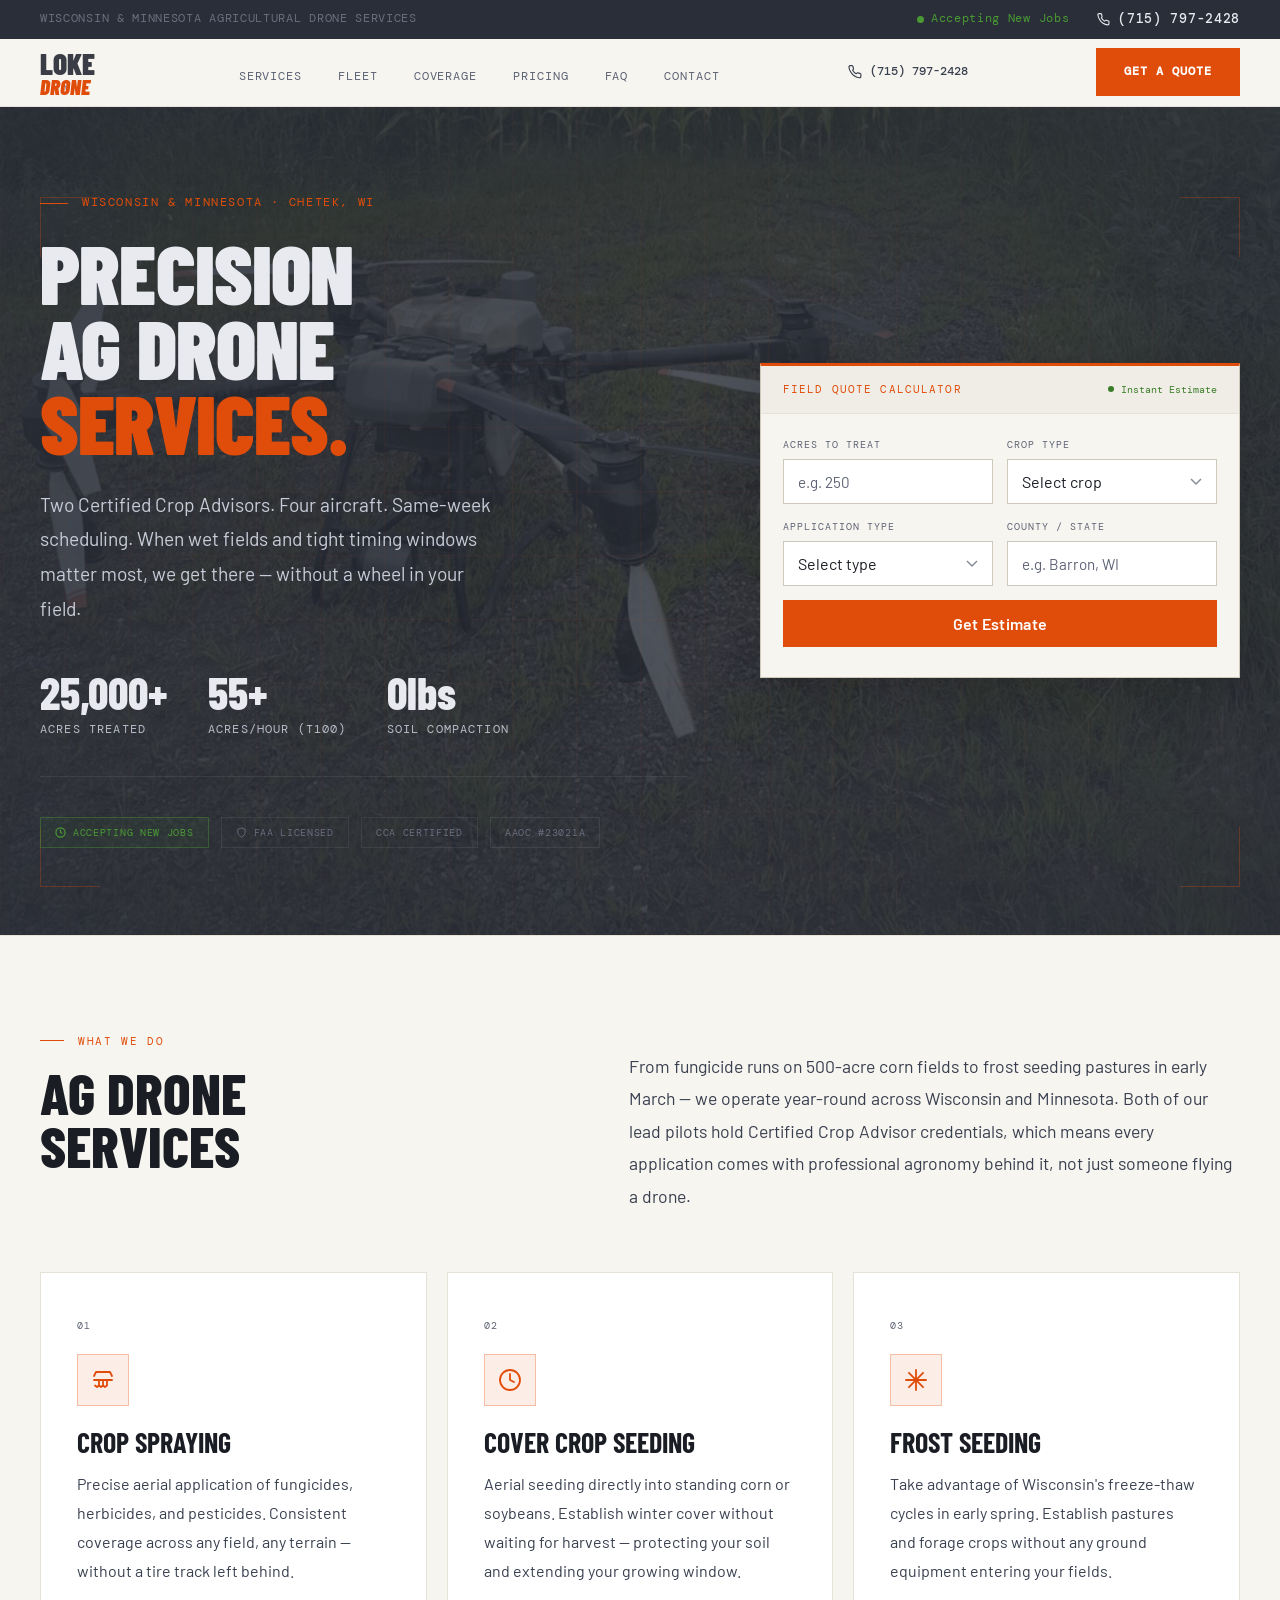
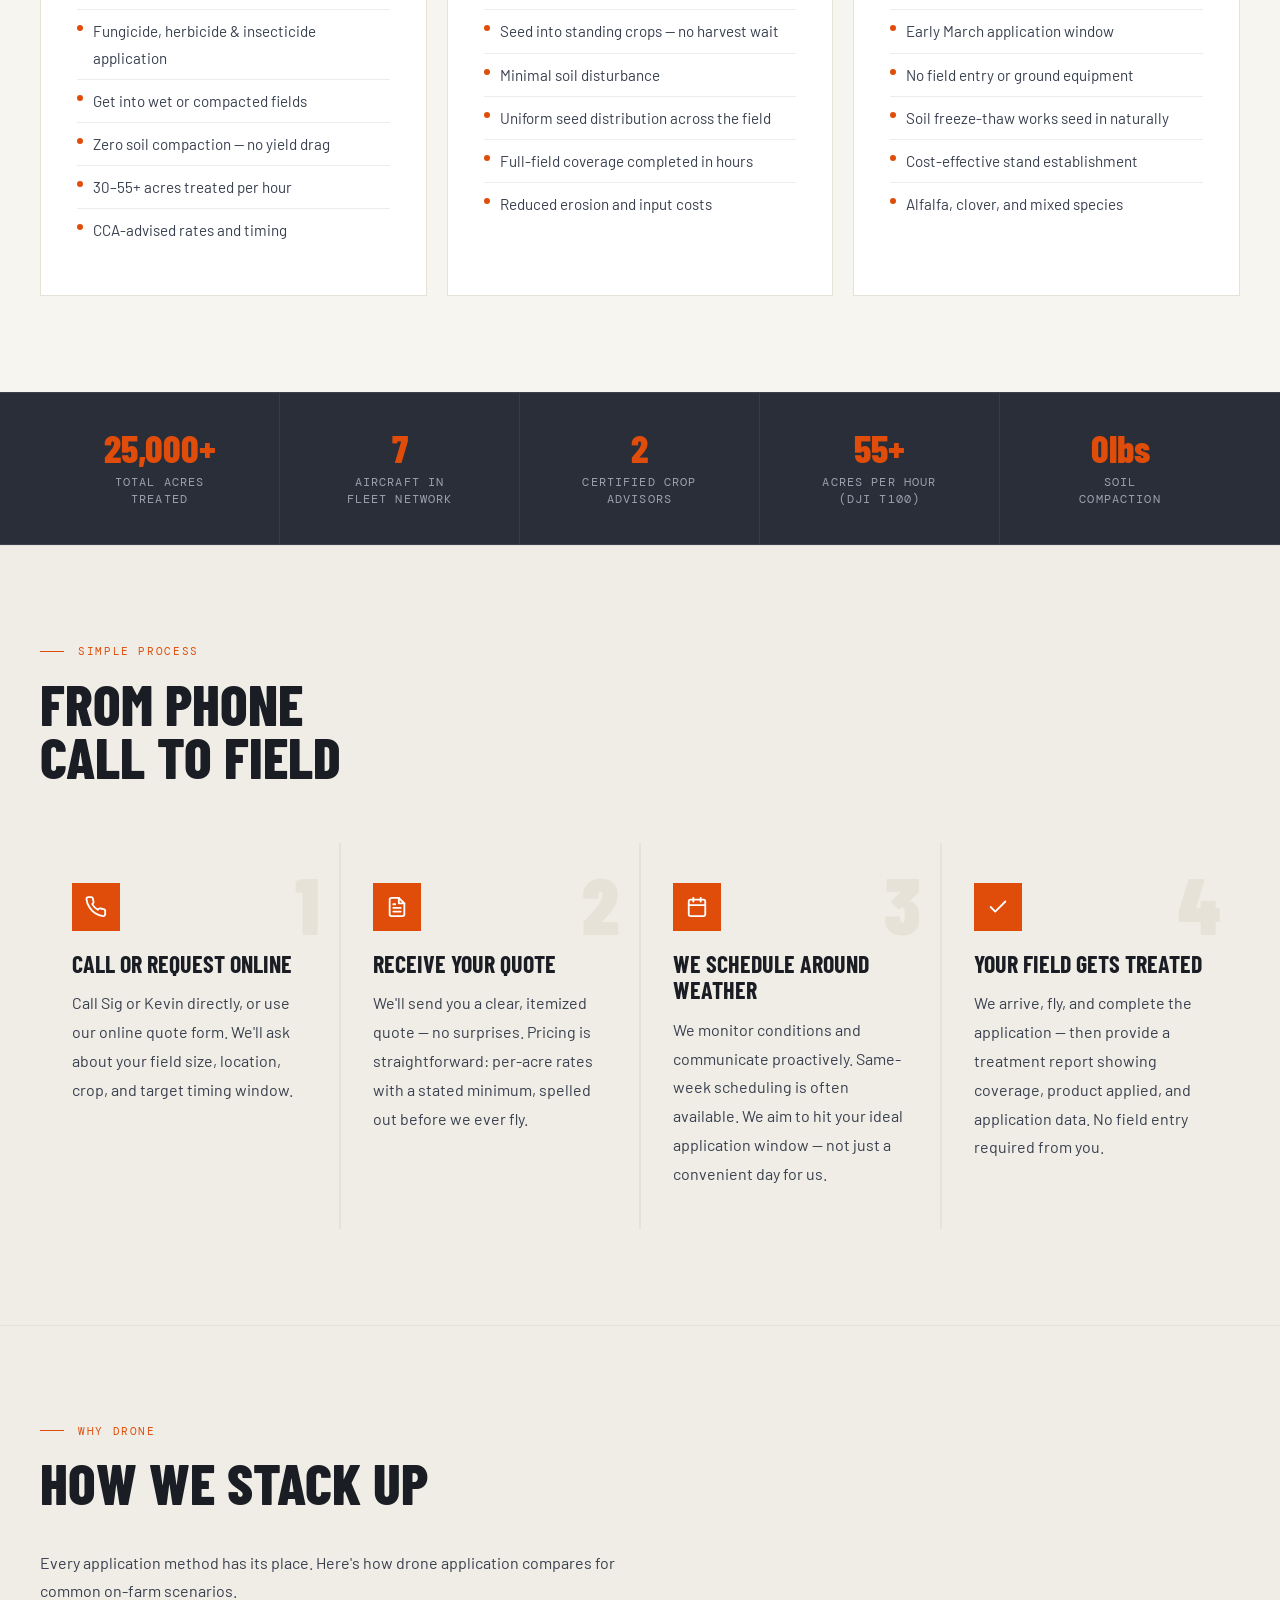
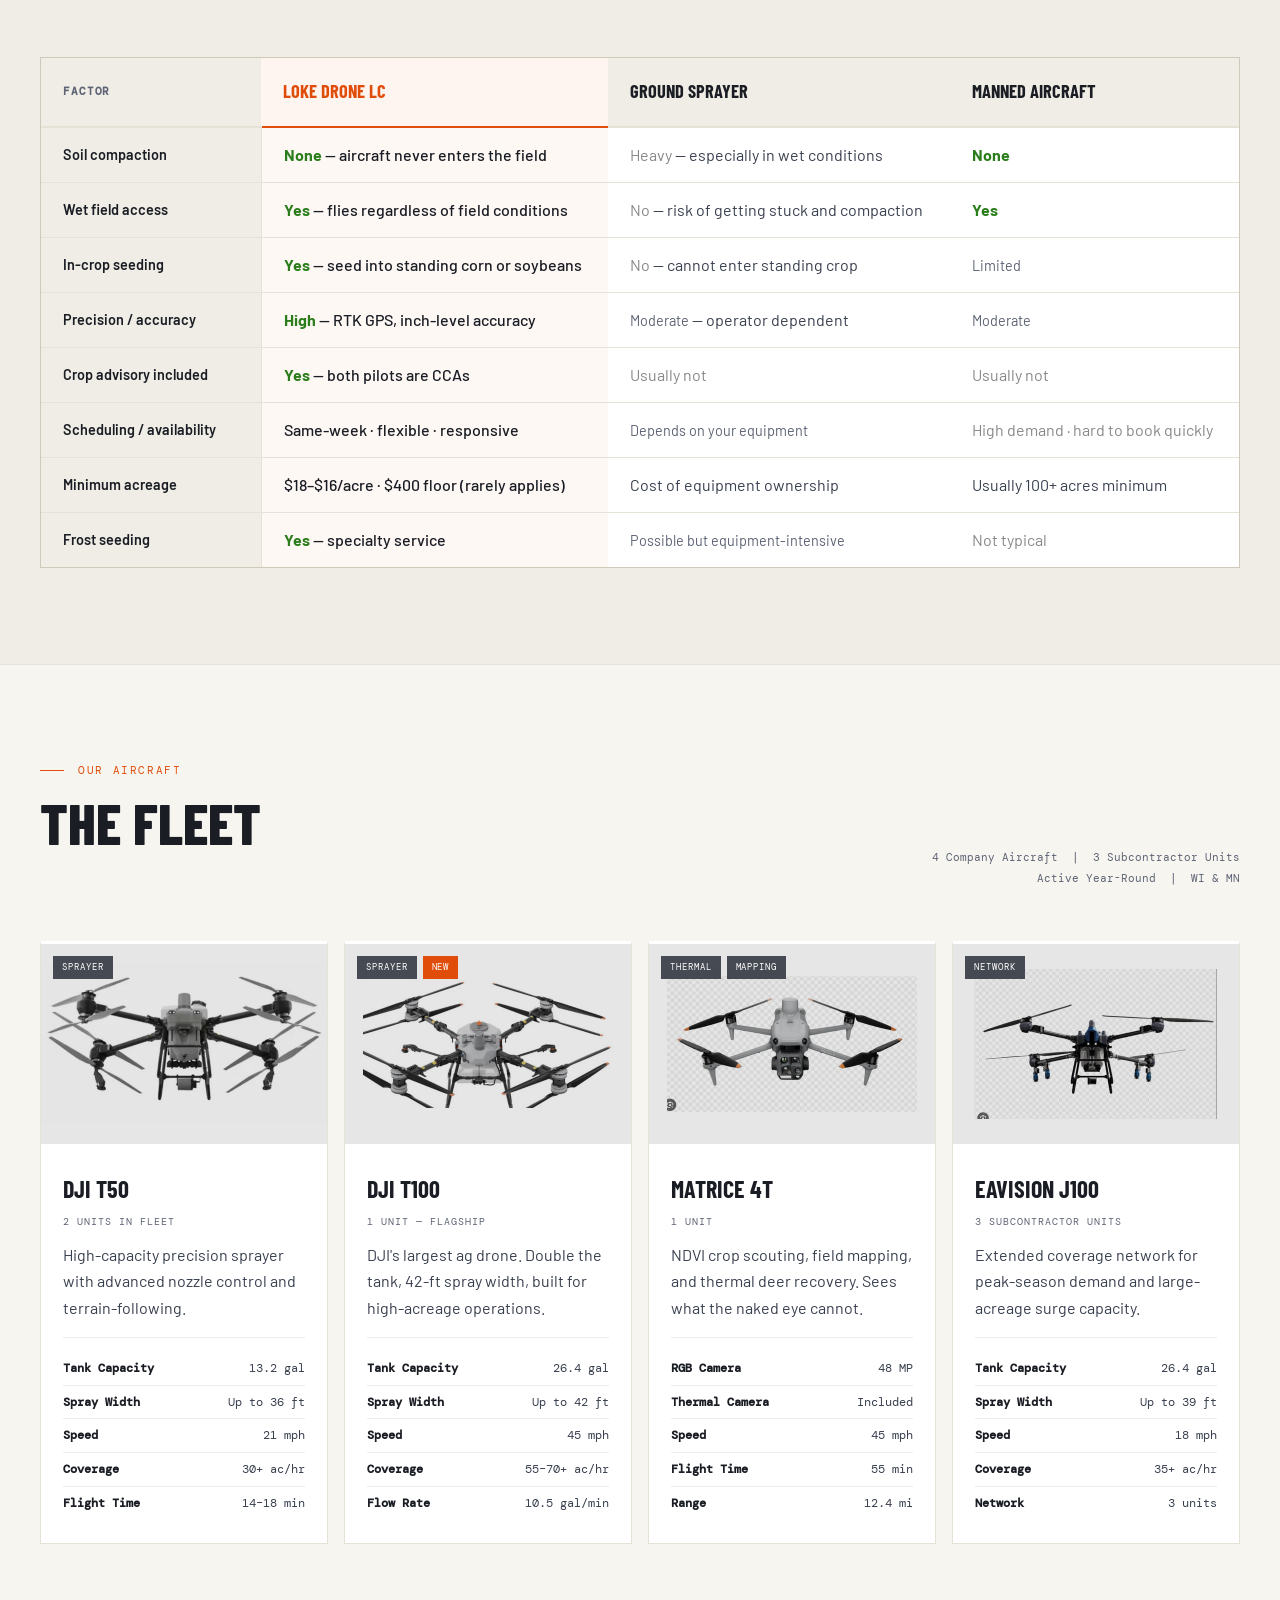
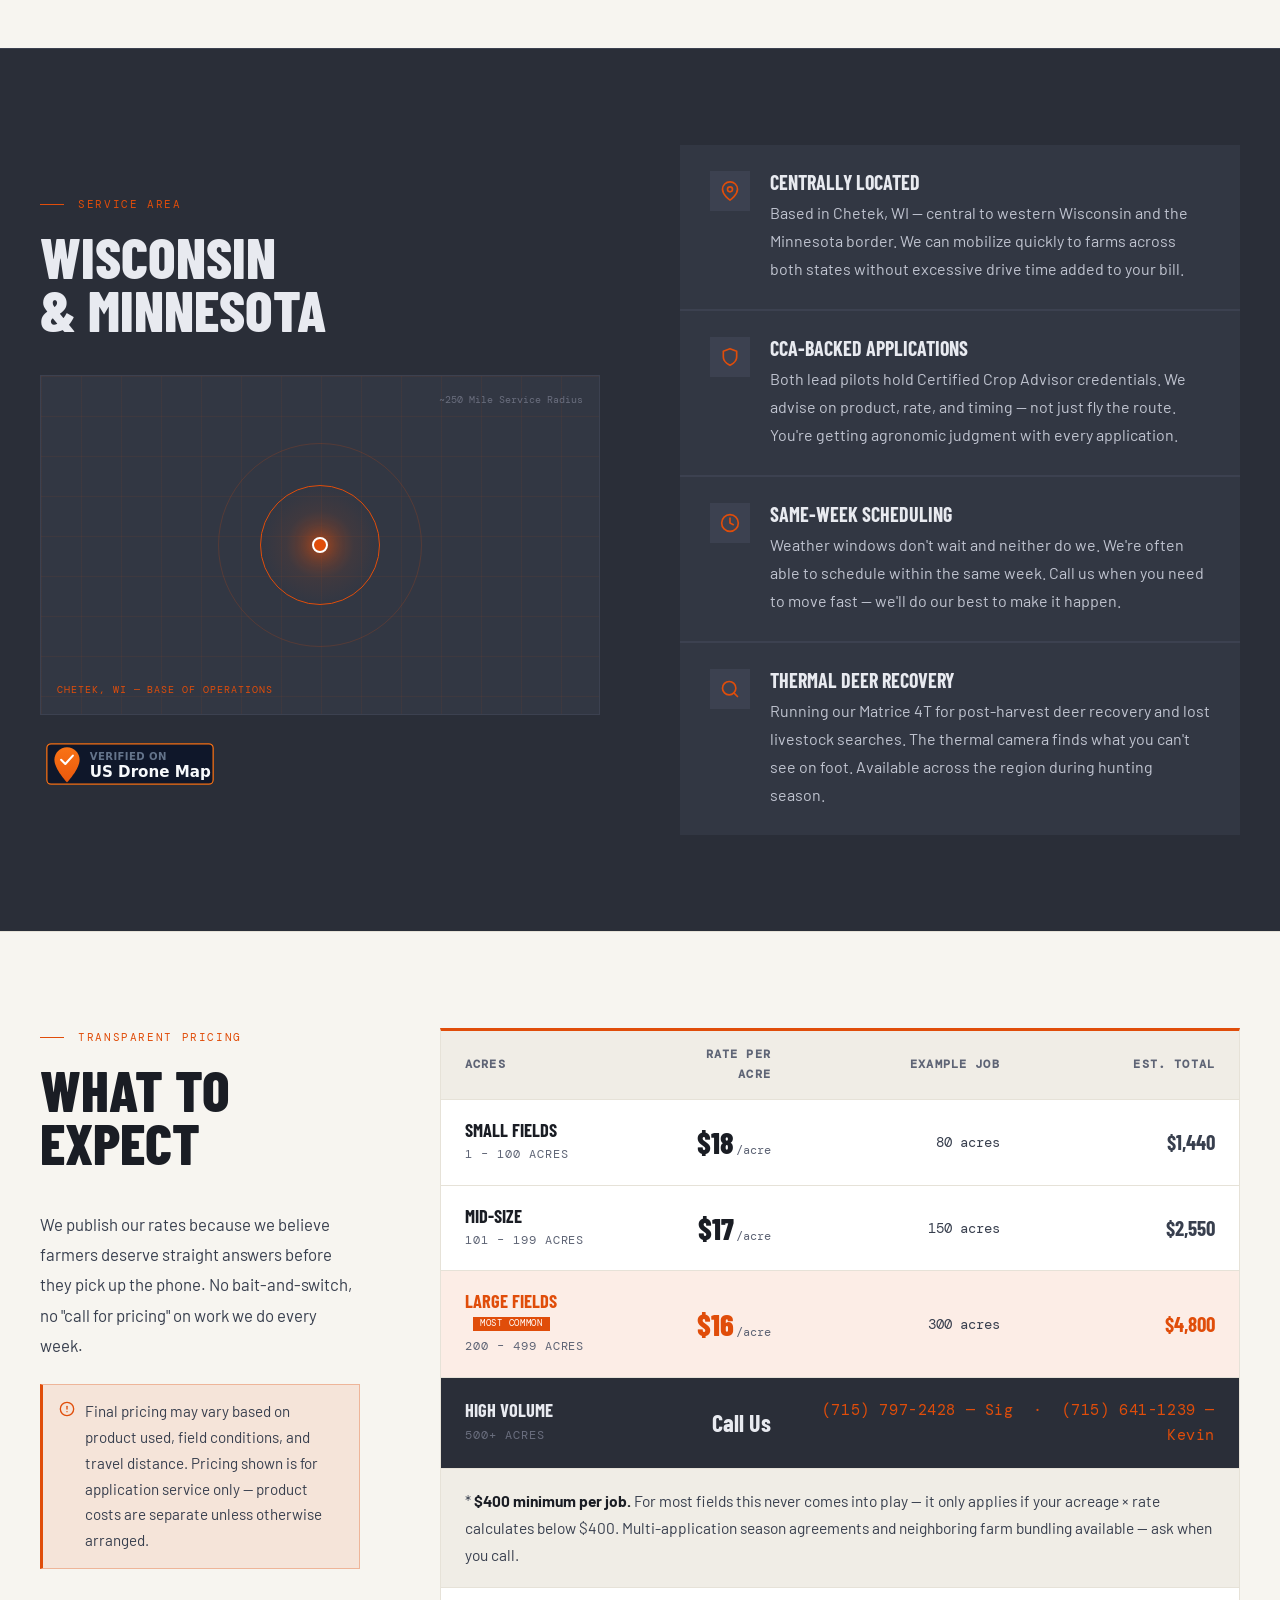
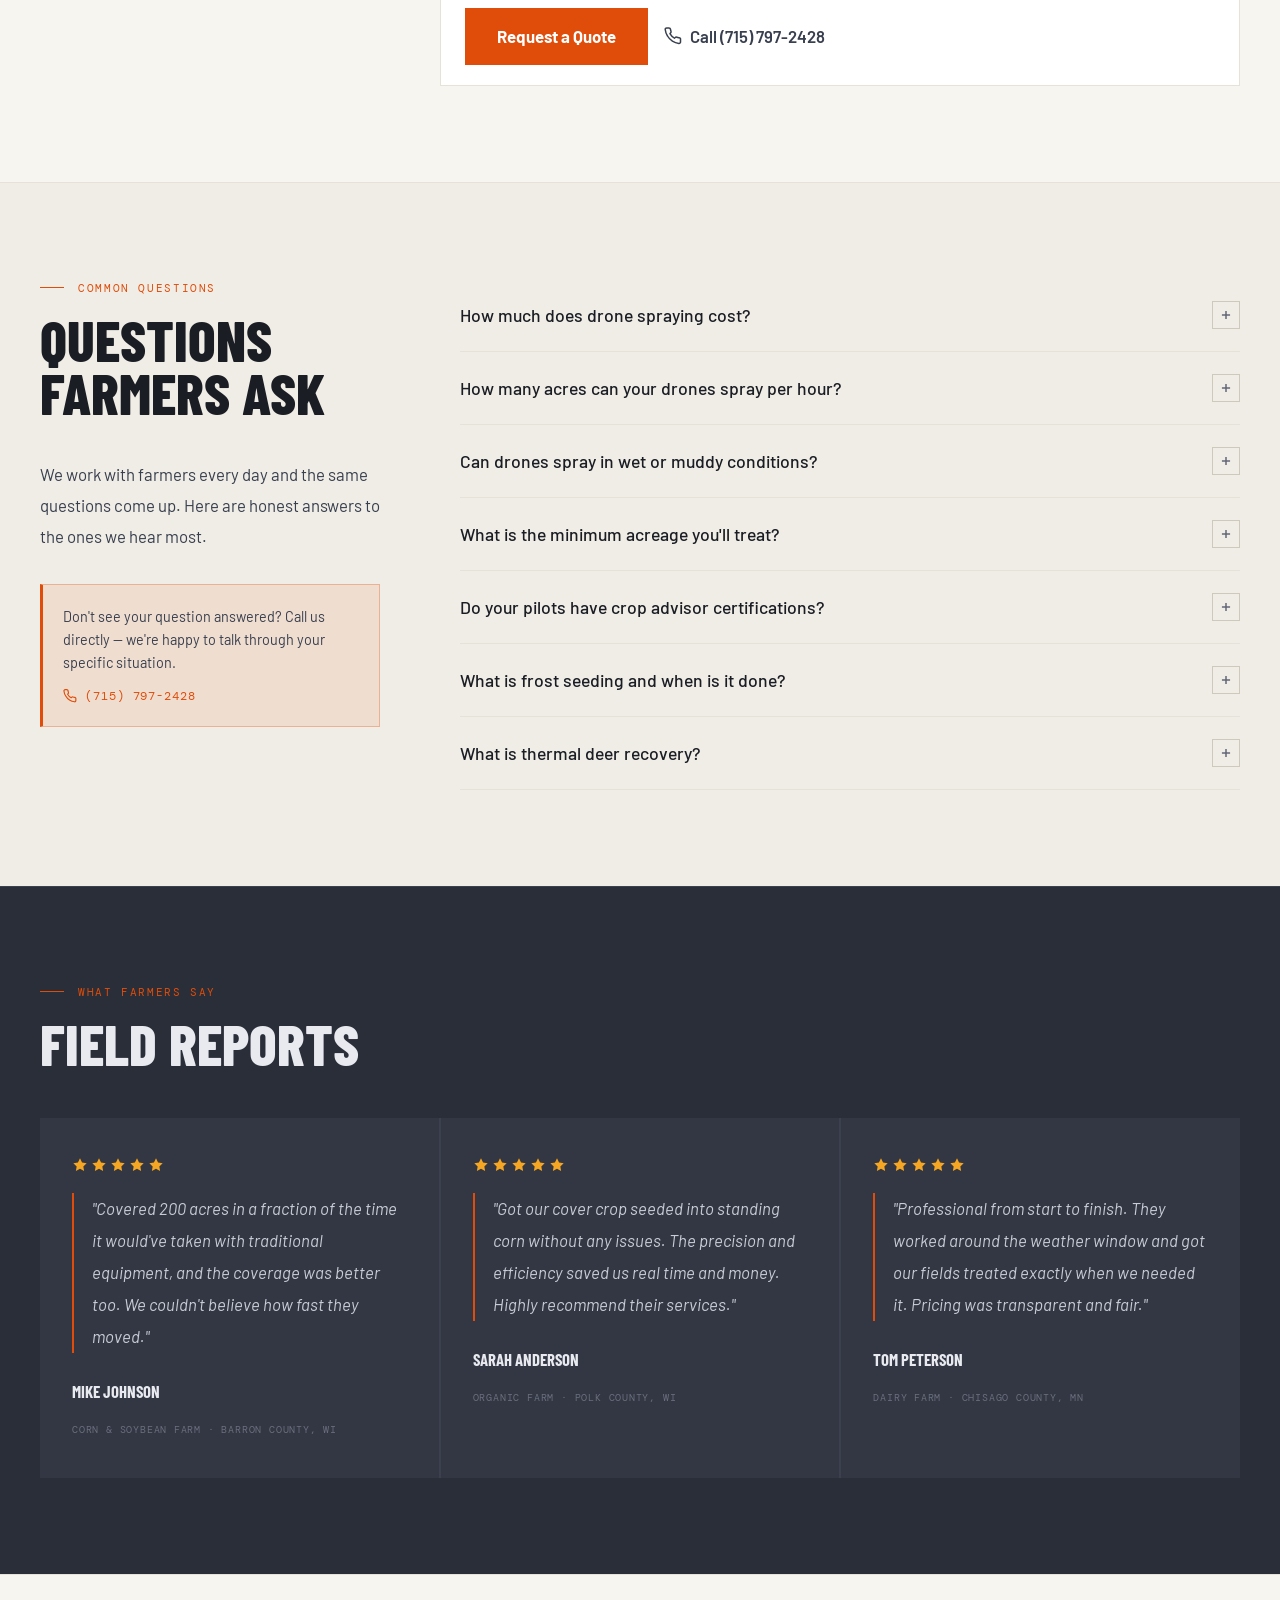
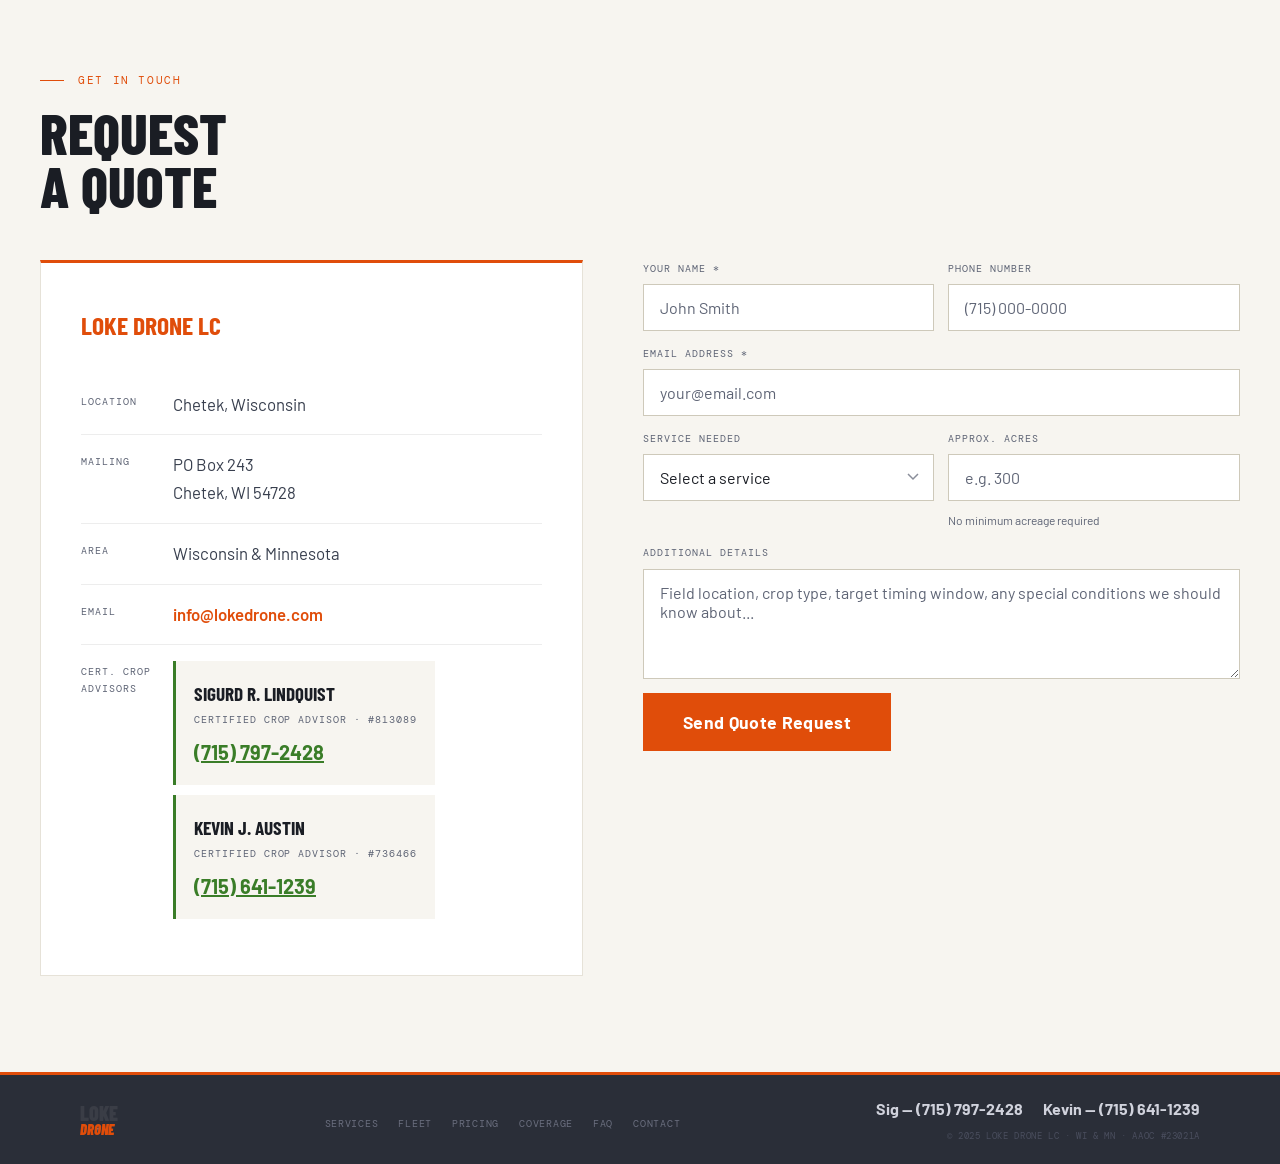
<file: index.html>
<!DOCTYPE html>
<html lang="en">
<head>
    <meta charset="UTF-8">
    <meta name="viewport" content="width=device-width, initial-scale=1.0">
    <title>Loke Drone LC | Agricultural Drone Spraying Wisconsin & Minnesota | Chetek, WI</title>
    <meta name="description" content="FAA-licensed drone spraying in Wisconsin & Minnesota. $16–$18/acre, transparent pricing, CCA-certified pilots. Crop spraying, cover crop seeding, frost seeding & thermal deer recovery. Based in Chetek, WI. Call (715) 797-2428.">
    <meta name="keywords" content="agricultural drone spraying Wisconsin, ag drone services Minnesota, drone fungicide application, cover crop seeding drone, frost seeding Wisconsin, thermal deer recovery drone, Chetek WI drone pilot, Barron County drone spraying, drone crop application Wisconsin Minnesota">
    <link rel="canonical" href="https://lokedrone.com/">

    <!-- Favicon / App Icons -->
    <link rel="icon" type="image/svg+xml" href="/favicon.svg">
    <link rel="icon" type="image/png" href="/favicon-32.png" sizes="32x32">
    <link rel="apple-touch-icon" href="/apple-touch-icon.png">
    <meta name="theme-color" content="#2a2e38">

    <!-- Robots & Indexing -->
    <meta name="robots" content="index, follow, max-snippet:-1, max-image-preview:large, max-video-preview:-1">
    <meta name="author" content="Loke Drone LC">

    <!-- Geo Signals (local SEO) -->
    <meta name="geo.region" content="US-WI">
    <meta name="geo.placename" content="Chetek, Wisconsin">
    <meta name="geo.position" content="45.3183;-91.6546">
    <meta name="ICBM" content="45.3183, -91.6546">

    <!-- Open Graph -->
    <meta property="og:type" content="website">
    <meta property="og:site_name" content="Loke Drone LC">
    <meta property="og:url" content="https://lokedrone.com/">
    <meta property="og:title" content="Loke Drone LC | Precision Ag Drone Services | Wisconsin & Minnesota">
    <meta property="og:description" content="FAA-licensed, CCA-certified drone services for Wisconsin and Minnesota farms. Spraying, seeding, and thermal recovery. Call (715) 797-2428.">
    <meta property="og:image" content="https://lokedrone.com/hero-bg.jpg">
    <meta property="og:image:width" content="1200">
    <meta property="og:image:height" content="630">
    <meta property="og:image:alt" content="Agricultural drone spraying over a field in Wisconsin">
    <meta property="og:locale" content="en_US">

    <!-- Twitter -->
    <meta name="twitter:card" content="summary_large_image">
    <meta name="twitter:site" content="@lokedrone">
    <meta name="twitter:title" content="Loke Drone LC | Precision Ag Drone Services">
    <meta name="twitter:description" content="FAA-licensed, CCA-certified drone services for Wisconsin and Minnesota farms.">
    <meta name="twitter:image" content="https://lokedrone.com/hero-bg.jpg">

    <!-- Font Preload (improves LCP — loads primary display font before CSS parses) -->
    <link rel="preconnect" href="https://fonts.googleapis.com">
    <link rel="preconnect" href="https://fonts.gstatic.com" crossorigin>
    <link rel="preload" as="style" href="https://fonts.googleapis.com/css2?family=Barlow+Condensed:wght@700;800;900&family=Barlow:wght@400;500;600&family=DM+Mono:wght@400;500&display=swap">
    <link href="https://fonts.googleapis.com/css2?family=Barlow+Condensed:wght@400;600;700;800;900&family=DM+Mono:wght@300;400;500&family=Barlow:wght@300;400;500;600&display=swap" rel="stylesheet">

    <!-- Add .js class immediately so fade-up animations only hide elements when JS is running -->
    <script>document.documentElement.classList.add('js');</script>

    <!-- Google Analytics 4 (async — does not block render) -->
    <script async src="https://www.googletagmanager.com/gtag/js?id=G-HG9KCG76F2"></script>
    <script>
      window.dataLayer = window.dataLayer || [];
      function gtag(){dataLayer.push(arguments);}
      gtag('js', new Date());
      gtag('config', 'G-HG9KCG76F2');
    </script>
    <noscript><img height="1" width="1" style="display:none" src="https://www.googletagmanager.com/collect?v=1&t=pageview&tid=G-HG9KCG76F2" alt=""></noscript>

    <!-- JSON-LD Structured Data -->
    <script type="application/ld+json">
    {
      "@context": "https://schema.org",
      "@type": ["LocalBusiness", "ProfessionalService"],
      "additionalType": "https://schema.org/AgriculturalBusiness",
      "name": "Loke Drone LC",
      "description": "FAA-licensed, CCA-certified agricultural drone services in Wisconsin and Minnesota. Crop spraying, cover crop seeding, frost seeding, and thermal deer recovery. Transparent per-acre pricing starting at $16/acre.",
      "url": "https://lokedrone.com",
      "telephone": "+17157972428",
      "email": "info@lokedrone.com",
      "address": {
        "@type": "PostalAddress",
        "streetAddress": "PO Box 243",
        "addressLocality": "Chetek",
        "addressRegion": "WI",
        "postalCode": "54728",
        "addressCountry": "US"
      },
      "geo": {
        "@type": "GeoCoordinates",
        "latitude": 45.3183,
        "longitude": -91.6546
      },
      "areaServed": [
        {"@type": "State", "name": "Wisconsin"},
        {"@type": "State", "name": "Minnesota"},
        {"@type": "County", "name": "Barron County", "containedIn": {"@type": "State", "name": "Wisconsin"}},
        {"@type": "County", "name": "Polk County", "containedIn": {"@type": "State", "name": "Wisconsin"}},
        {"@type": "County", "name": "Rusk County", "containedIn": {"@type": "State", "name": "Wisconsin"}},
        {"@type": "County", "name": "Chippewa County", "containedIn": {"@type": "State", "name": "Wisconsin"}},
        {"@type": "County", "name": "Dunn County", "containedIn": {"@type": "State", "name": "Wisconsin"}},
        {"@type": "County", "name": "Washburn County", "containedIn": {"@type": "State", "name": "Wisconsin"}},
        {"@type": "County", "name": "St. Croix County", "containedIn": {"@type": "State", "name": "Wisconsin"}},
        {"@type": "County", "name": "Burnett County", "containedIn": {"@type": "State", "name": "Wisconsin"}}
      ],
      "openingHours": "Mo-Sa 07:00-20:00",
      "priceRange": "$16–$18/acre",
      "paymentAccepted": "Cash, Check, ACH Transfer",
      "knowsAbout": ["Precision Agriculture", "Drone Spraying", "Cover Crop Seeding", "Frost Seeding", "Certified Crop Advisory", "DJI Agras T50", "DJI Agras T100", "Aerial Application"],
      "sameAs": [
        "https://usdronemap.com"
      ],
      "aggregateRating": {
        "@type": "AggregateRating",
        "ratingValue": "5.0",
        "reviewCount": "3",
        "bestRating": "5",
        "worstRating": "1"
      },
      "review": [
        {
          "@type": "Review",
          "author": {"@type": "Person", "name": "Travis H."},
          "reviewRating": {"@type": "Rating", "ratingValue": "5", "bestRating": "5"},
          "reviewBody": "These guys saved our soybean crop when the field was too wet to get equipment in. Called Monday, sprayed Wednesday. No compaction, no ruts, and the fungicide coverage was even. Will use every year from now on."
        },
        {
          "@type": "Review",
          "author": {"@type": "Person", "name": "Dale M."},
          "reviewRating": {"@type": "Rating", "ratingValue": "5", "bestRating": "5"},
          "reviewBody": "Sig and Kevin know their stuff — they're not just drone pilots, they're CCA certified. They caught that my spray rate was off before we even started. That kind of expertise saved me money and got me better results."
        },
        {
          "@type": "Review",
          "author": {"@type": "Person", "name": "Randy K."},
          "reviewRating": {"@type": "Rating", "ratingValue": "5", "bestRating": "5"},
          "reviewBody": "Used them for frost seeding this spring. Showed up on time, covered 180 acres in a morning, and sent me GPS coverage maps when they were done. Professional operation from start to finish."
        }
      ],
      "hasOfferCatalog": {
        "@type": "OfferCatalog",
        "name": "Agricultural Drone Services",
        "itemListElement": [
          {"@type": "Offer", "itemOffered": {"@type": "Service", "name": "Crop Spraying", "description": "Aerial application of fungicides, herbicides, and pesticides. No field compaction, spray in wet conditions."}},
          {"@type": "Offer", "itemOffered": {"@type": "Service", "name": "Cover Crop Seeding", "description": "Aerial seeding of cover crops into standing corn or soybeans before harvest."}},
          {"@type": "Offer", "itemOffered": {"@type": "Service", "name": "Frost Seeding", "description": "Early spring aerial seeding using freeze-thaw soil cycles for pasture renovation."}},
          {"@type": "Offer", "itemOffered": {"@type": "Service", "name": "Thermal Deer Recovery", "description": "Post-harvest thermal imaging deer recovery services using DJI Matrice 4T."}}
        ]
      }
    }
    </script>

    <script type="application/ld+json">
    {
      "@context": "https://schema.org",
      "@type": "FAQPage",
      "mainEntity": [
        {
          "@type": "Question",
          "name": "How much does drone spraying cost in Wisconsin?",
          "acceptedAnswer": {"@type": "Answer", "text": "Our rates are published: fields up to 100 acres are $18/acre, 101–199 acres are $17/acre, and 200–499 acres are $16/acre. Jobs over 500 acres, call us for custom pricing. A $400 minimum applies to all jobs. Final price may vary based on product used, field conditions, and travel distance."}
        },
        {
          "@type": "Question",
          "name": "How many acres can your drones spray per hour?",
          "acceptedAnswer": {"@type": "Answer", "text": "Our DJI T50 units cover 30+ acres per hour, and our DJI T100 covers 55+ acres per hour in real-world field conditions. The exact rate depends on the application type, swath width, and field layout."}
        },
        {
          "@type": "Question",
          "name": "What is the minimum acreage for drone spraying?",
          "acceptedAnswer": {"@type": "Answer", "text": "We have a minimum job charge of $400. For smaller fields, we can often combine with neighboring farms in the same area to keep costs efficient. Call us to discuss your situation."}
        },
        {
          "@type": "Question",
          "name": "Can drones spray in wet or muddy field conditions?",
          "acceptedAnswer": {"@type": "Answer", "text": "Yes — that is one of the biggest advantages of drone spraying. Because our aircraft never enter the field, we can apply when ground equipment would cause compaction or get stuck. We can treat your crop at the optimal timing window regardless of field conditions."}
        },
        {
          "@type": "Question",
          "name": "Do your pilots have crop advisory certifications?",
          "acceptedAnswer": {"@type": "Answer", "text": "Yes. Both of our lead pilots are Certified Crop Advisors (CCA). Sigurd Lindquist holds CCA #813089 and Kevin Austin holds CCA #736466. This means we advise on proper application rates, product selection, and timing — not just fly the drone."}
        },
        {
          "@type": "Question",
          "name": "What is frost seeding and when should it be done?",
          "acceptedAnswer": {"@type": "Answer", "text": "Frost seeding is an early spring technique that uses freeze-thaw soil cycles to work seed into the ground without tillage or equipment entry. It is typically done in late February through March in Wisconsin and Minnesota, depending on conditions. Drone frost seeding eliminates the need for any ground equipment in the field."}
        },
        {
          "@type": "Question",
          "name": "What is thermal deer recovery and how does it work?",
          "acceptedAnswer": {"@type": "Answer", "text": "After the hunting season, we fly our Matrice 4T thermal camera drone to locate harvested deer that could not be recovered on foot. The thermal camera detects heat signatures that are invisible to the naked eye. We also assist with lost livestock and pet searches."}
        }
      ]
    }
    </script>

    <style>
/* ============================================
   BASE RESET & ROOT
   ============================================ */
*, *::before, *::after { margin: 0; padding: 0; box-sizing: border-box; }

:root {
    --cream-0: #f7f5f0;
    --cream-1: #f0ede6;
    --cream-2: #e6e2d8;
    --cream-3: #cec9ba;
    --slate-0: #2a2e38;
    --slate-1: #323743;
    --slate-2: #3c4150;
    --slate-3: #464c5c;
    --orange: #e04d0a;
    --orange-light: #f06020;
    --orange-dim: rgba(224,77,10,0.1);
    --orange-glow: rgba(224,77,10,0.25);
    --green: #3a7d28;
    --green-light: #4a9a34;
    --green-dim: rgba(58,125,40,0.1);
    --text: #1a1d24;
    --text-dim: #383f4e;        /* darkened from #48505e — better contrast */
    --text-muted: #5e6475;      /* darkened from #878d9c — passes WCAG AA */
    --text-inv: #e8eaf0;
    --text-inv-dim: #b8bcc8;    /* brightened from #9ca0b0 */
    --text-inv-muted: #6a6e7e;
    --border-light: rgba(0,0,0,0.07);
    --border-dark: rgba(255,255,255,0.07);
    --border-orange: rgba(224,77,10,0.3);
    --border-green: rgba(58,125,40,0.3);
    --font-d: 'Barlow Condensed', sans-serif;
    --font-b: 'Barlow', sans-serif;
    --font-m: 'DM Mono', monospace;
    --shadow-lg: 0 24px 64px rgba(0,0,0,0.18);
}

html {
    scroll-behavior: smooth;
    overflow-x: hidden;          /* belt + suspenders with body */
    scroll-padding-top: 68px;    /* offset anchor links for sticky navbar */
}

body {
    background: var(--cream-0);
    color: var(--text);
    font-family: var(--font-b);
    font-size: 20px; /* larger for older farmers */
    line-height: 1.72;
    overflow-x: hidden;
}

img { max-width: 100%; display: block; }
a { color: inherit; }

/* ============================================
   TOP BAR
   ============================================ */
.topbar {
    background: var(--slate-0);
    padding: 8px 40px;
    display: flex;
    justify-content: space-between;
    align-items: center;
    font-family: var(--font-m);
    font-size: 0.72rem;
    letter-spacing: 0.06em;
    flex-wrap: wrap;          /* prevents overflow on narrow phones */
    gap: 4px;
}

.topbar-left {
    color: var(--text-inv-muted);
    text-transform: uppercase;
}

.topbar-right {
    display: flex;
    gap: 28px;
    align-items: center;
}

.topbar-phone {
    color: var(--text-inv);
    text-decoration: none;
    display: flex;
    align-items: center;
    gap: 8px;
    transition: color 0.2s;
    font-size: 0.82rem;         /* slightly bigger — key CTA */
    font-weight: 500;
}

.topbar-phone:hover { color: var(--orange); }

.topbar-phone svg { width: 13px; height: 13px; }

.topbar-status {
    display: flex;
    align-items: center;
    gap: 7px;
    color: var(--green-light);
}

.topbar-status::before {
    content: '';
    display: block;
    width: 7px; height: 7px;
    background: var(--green-light);
    border-radius: 50%;
    animation: blink 2.5s ease-in-out infinite;
}

@keyframes blink { 0%,100% { opacity:1; } 50% { opacity:0.3; } }

/* ============================================
   NAVBAR
   ============================================ */
.navbar {
    position: sticky;
    top: 0; z-index: 900;
    padding: 0 40px;
    height: 68px;
    display: flex;
    align-items: center;
    justify-content: space-between;
    background: rgba(247,245,240,0.97);
    backdrop-filter: blur(20px);
    border-bottom: 1px solid var(--border-light);
    transition: all 0.3s ease;
}

.navbar.scrolled { box-shadow: 0 2px 24px rgba(0,0,0,0.09); border-bottom-color: var(--border-orange); }

.nav-logo svg { height: 52px; width: auto; display: block; }

.nav-links { display: flex; list-style: none; gap: 36px; align-items: center; }

.nav-links a {
    font-family: var(--font-m);
    font-size: 0.72rem;
    color: var(--text-muted);
    text-decoration: none;
    letter-spacing: 0.08em;
    text-transform: uppercase;
    transition: color 0.2s;
    padding: 4px 0;
}

.nav-links a:hover { color: var(--orange); }

.nav-phone {
    font-family: var(--font-m);
    font-size: 0.78rem;
    font-weight: 500;
    color: var(--text-dim);
    text-decoration: none;
    display: flex;
    align-items: center;
    gap: 8px;
    transition: color 0.2s;
}

.nav-phone:hover { color: var(--orange); }

.nav-phone svg { width: 14px; height: 14px; }

.nav-cta {
    font-family: var(--font-m);
    font-size: 0.78rem;         /* was 0.72 */
    text-transform: uppercase;
    letter-spacing: 0.08em;
    color: #fff;
    background: var(--orange);
    padding: 13px 28px;         /* was 11px 24px */
    text-decoration: none;
    transition: background 0.2s;
    white-space: nowrap;
    font-weight: 600;
}

.nav-cta:hover { background: var(--orange-light); }

.mobile-toggle {
    display: none;
    flex-direction: column;
    gap: 5px;
    background: none;
    border: none;
    cursor: pointer;
    padding: 6px;
}

.mobile-toggle span { display: block; width: 24px; height: 2px; background: var(--text); transition: all 0.3s; }

/* ============================================
   HERO — dark slate
   ============================================ */
.hero {
    position: relative;
    min-height: 92vh;
    display: flex;
    align-items: center;
    padding: 80px 40px;
    overflow: hidden;
    background: var(--slate-0);
}

.hero-bg {
    position: absolute; inset: 0;
    background-image: url('hero-bg.jpg');
    background-size: cover;
    background-position: center 35%;
    opacity: 0.18;
}

.hero-grid {
    position: absolute; inset: 0;
    background-image:
        linear-gradient(rgba(224,77,10,0.05) 1px, transparent 1px),
        linear-gradient(90deg, rgba(224,77,10,0.05) 1px, transparent 1px);
    background-size: 64px 64px;
    animation: gridDrift 28s linear infinite;
}

@keyframes gridDrift { from { background-position: 0 0; } to { background-position: 64px 64px; } }

.hero-vignette {
    position: absolute; inset: 0;
    background: radial-gradient(ellipse 90% 90% at 50% 50%, transparent 15%, rgba(42,46,56,0.85) 100%);
}

.hero-corner { position: absolute; width: 60px; height: 60px; opacity: 0.3; }
.hero-corner.tl { top: 90px; left: 40px; border-top: 1px solid var(--orange); border-left: 1px solid var(--orange); }
.hero-corner.tr { top: 90px; right: 40px; border-top: 1px solid var(--orange); border-right: 1px solid var(--orange); }
.hero-corner.bl { bottom: 48px; left: 40px; border-bottom: 1px solid var(--orange); border-left: 1px solid var(--orange); }
.hero-corner.br { bottom: 48px; right: 40px; border-bottom: 1px solid var(--orange); border-right: 1px solid var(--orange); }

.hero-inner {
    position: relative; z-index: 2;
    max-width: 1200px; margin: 0 auto; width: 100%;
    display: grid;
    grid-template-columns: 1fr 480px;
    gap: 72px;
    align-items: center;
}

.hero-tag {
    font-family: var(--font-m);
    font-size: 0.72rem;
    letter-spacing: 0.14em;
    text-transform: uppercase;
    color: var(--orange);
    margin-bottom: 22px;
    display: flex; align-items: center; gap: 14px;
}

.hero-tag::before { content: ''; display: block; width: 28px; height: 1px; background: var(--orange); }

.hero h1 {
    font-family: var(--font-d);
    font-size: clamp(3.8rem, 6.5vw, 6.5rem);
    font-weight: 900;
    line-height: 0.9;
    text-transform: uppercase;
    color: var(--text-inv);
    margin-bottom: 28px;
    letter-spacing: -0.01em;
}

.hero h1 em { font-style: normal; color: var(--orange); display: block; }

.hero-desc {
    font-size: 1.2rem;
    color: #c8ccd8;             /* bright enough to read clearly on dark */
    line-height: 1.8;
    margin-bottom: 44px;
    max-width: 460px;
    font-weight: 400;           /* was 300 — invisible on cheap screens */
}

.hero-stats {
    display: flex;
    gap: 40px;
    margin-bottom: 40px;
    padding-bottom: 36px;
    border-bottom: 1px solid var(--border-dark);
}

.hstat-num {
    font-family: var(--font-d);
    font-size: 2.8rem;
    font-weight: 800;
    color: var(--text-inv);
    line-height: 1;
}

.hstat-label {
    font-family: var(--font-m);
    font-size: 0.72rem;         /* was 0.62 */
    color: var(--text-inv-dim);
    text-transform: uppercase;
    letter-spacing: 0.1em;
    margin-top: 5px;
}

.hero-trust {
    display: flex;
    gap: 12px;
    flex-wrap: wrap;
    align-items: center;
}

.trust-chip {
    font-family: var(--font-m);
    font-size: 0.62rem;
    letter-spacing: 0.07em;
    text-transform: uppercase;
    padding: 6px 14px;
    border: 1px solid var(--border-dark);
    color: var(--text-inv-muted);
    display: flex;
    align-items: center;
    gap: 7px;
}

.trust-chip.green-chip {
    border-color: rgba(74,154,52,0.4);
    color: var(--green-light);
    background: rgba(58,125,40,0.08);
}

.trust-chip svg { width: 11px; height: 11px; flex-shrink: 0; }

/* ============================================
   CALC WIDGET
   ============================================ */
.calc-widget {
    background: var(--cream-0);
    border: 1px solid var(--cream-3);
    border-top: 3px solid var(--orange);
    box-shadow: var(--shadow-lg);
}

.calc-header {
    display: flex; align-items: center; justify-content: space-between;
    padding: 14px 22px;
    border-bottom: 1px solid var(--cream-2);
    background: var(--cream-1);
}

.calc-title {
    font-family: var(--font-m);
    font-size: 0.7rem;
    letter-spacing: 0.1em;
    text-transform: uppercase;
    color: var(--orange);
}

.calc-live {
    font-family: var(--font-m);
    font-size: 0.62rem;
    color: var(--green);
    display: flex; align-items: center; gap: 7px;
}

.calc-live::before {
    content: '';
    width: 6px; height: 6px;
    background: var(--green);
    border-radius: 50%;
    display: block;
    animation: blink 2s ease-in-out infinite;
}

.calc-body { padding: 22px 22px 20px; }

.calc-step { display: none; }
.calc-step.active { display: block; }

.field-row { display: grid; grid-template-columns: 1fr 1fr; gap: 14px; margin-bottom: 14px; }

.field-group { display: flex; flex-direction: column; gap: 6px; }

.field-group label {
    font-family: var(--font-m);
    font-size: 0.62rem;
    letter-spacing: 0.1em;
    text-transform: uppercase;
    color: var(--text-muted);
}

.field-group input, .field-group select {
    background: #fff;
    border: 1px solid var(--cream-3);
    color: var(--text);
    padding: 12px 14px;
    font-family: var(--font-b);
    font-size: 1rem; /* readable for older users */
    width: 100%;
    transition: border-color 0.2s;
    appearance: none;
}

.field-group select {
    background-image: url("data:image/svg+xml,%3Csvg xmlns='http://www.w3.org/2000/svg' width='12' height='8' viewBox='0 0 12 8'%3E%3Cpath d='M1 1l5 5 5-5' stroke='%238a8e9a' stroke-width='1.5' fill='none'/%3E%3C/svg%3E");
    background-repeat: no-repeat;
    background-position: right 14px center;
    padding-right: 36px;
    cursor: pointer;
}

.field-group input:focus, .field-group select:focus {
    outline: none;
    border-color: var(--orange);
    box-shadow: 0 0 0 3px var(--orange-dim);
}

.field-group input::placeholder { color: var(--text-muted); font-size: 0.95rem; }

.calc-result {
    background: var(--cream-1);
    border: 1px solid var(--border-orange);
    padding: 16px 18px;
    margin-bottom: 14px;
    display: none;
}

.calc-result.visible { display: block; }

.result-row { display: grid; grid-template-columns: 1fr 1fr; gap: 8px; margin-bottom: 12px; }

.result-val {
    font-family: var(--font-d);
    font-size: 2rem;
    font-weight: 700;
    color: var(--orange);
    line-height: 1;
}

.result-label {
    font-family: var(--font-m);
    font-size: 0.6rem;
    color: var(--text-muted);
    text-transform: uppercase;
    letter-spacing: 0.1em;
    margin-top: 5px;
}

.result-note {
    font-family: var(--font-m);
    font-size: 0.65rem;
    color: var(--text-muted);
    border-top: 1px solid var(--border-light);
    padding-top: 10px;
    line-height: 1.6;
}

.btn-calc {
    font-family: var(--font-b);
    font-size: 1rem;
    font-weight: 600;
    padding: 14px 22px;
    background: var(--orange);
    color: #fff;
    border: none;
    cursor: pointer;
    transition: background 0.2s;
    white-space: nowrap;
    width: 100%;
    margin-bottom: 10px;
    letter-spacing: 0.02em;
}

.btn-calc:hover { background: var(--orange-light); }

.btn-secondary-calc {
    font-family: var(--font-m);
    font-size: 0.7rem;
    letter-spacing: 0.07em;
    text-transform: uppercase;
    padding: 11px;
    background: transparent;
    color: var(--text-muted);
    border: 1px solid var(--cream-3);
    cursor: pointer;
    transition: all 0.2s;
    width: 100%;
}

.btn-secondary-calc:hover { border-color: var(--text-muted); color: var(--text); }

.email-prompt {
    font-size: 1rem;
    color: var(--text-dim);
    margin-bottom: 14px;
    line-height: 1.6;
}

.email-row { display: flex; margin-bottom: 12px; }

.email-row input {
    flex: 1;
    background: #fff;
    border: 1px solid var(--cream-3);
    border-right: none;
    color: var(--text);
    padding: 12px 16px;
    font-family: var(--font-b);
    font-size: 1rem;
}

.email-row input:focus { outline: none; border-color: var(--orange); }
.email-row input::placeholder { color: var(--text-muted); }

.email-row .btn-calc { width: auto; margin-bottom: 0; min-width: 100px; }

.calc-success { text-align: center; padding: 18px 0; }

.success-title {
    font-family: var(--font-d);
    font-size: 1.8rem;
    font-weight: 700;
    text-transform: uppercase;
    color: var(--green);
    margin-bottom: 10px;
}

.success-msg {
    font-size: 0.95rem;
    color: var(--text-muted);
    line-height: 1.7;
    margin-bottom: 18px;
}

.success-calls { display: flex; gap: 10px; }

.success-call-btn {
    flex: 1;
    display: block;
    text-align: center;
    padding: 12px;
    background: var(--cream-1);
    border: 1px solid var(--border-orange);
    font-family: var(--font-m);
    font-size: 0.65rem;
    color: var(--orange);
    text-decoration: none;
    text-transform: uppercase;
    letter-spacing: 0.08em;
    transition: background 0.2s;
}

.success-call-btn:hover { background: var(--orange-dim); }

/* Honeypot hidden */
.hp-field { display: none !important; }

/* ============================================
   SHARED SECTION UTILITIES
   ============================================ */
section { padding: 96px 40px; width: 100%; }
.container { max-width: 1200px; margin: 0 auto; width: 100%; }

.section-label {
    font-family: var(--font-m);
    font-size: 0.68rem;
    letter-spacing: 0.15em;
    text-transform: uppercase;
    margin-bottom: 16px;
    display: flex; align-items: center; gap: 14px;
}

.section-label::before { content: ''; display: block; width: 24px; height: 1px; }

.on-light .section-label, .on-cream .section-label { color: var(--orange); }
.on-light .section-label::before, .on-cream .section-label::before { background: var(--orange); }
.on-dark .section-label { color: var(--orange); }
.on-dark .section-label::before { background: var(--orange); }

.section-title {
    font-family: var(--font-d);
    font-size: clamp(2.4rem, 4.5vw, 3.8rem);
    font-weight: 800;
    text-transform: uppercase;
    line-height: 0.92;
    margin-bottom: 40px;
}

.on-light .section-title, .on-cream .section-title { color: var(--text); }
.on-dark .section-title { color: var(--text-inv); }

/* ============================================
   SERVICES — light cream
   ============================================ */
.services { background: var(--cream-0); border-top: 1px solid var(--cream-2); }

.services-intro {
    display: grid;
    grid-template-columns: 1fr 1.2fr;
    gap: 80px;
    align-items: end;
    margin-bottom: 60px;
}

.services-desc {
    font-size: 1.1rem;
    color: var(--text-dim);
    font-weight: 400;           /* was 300 */
    line-height: 1.85;
}

.services-grid {
    display: grid;
    grid-template-columns: repeat(3, 1fr);
    gap: 20px;
}

/* Premium card with animated gradient border */
.svc-card {
    background: #fff;
    padding: 44px 36px;
    position: relative;
    overflow: hidden;
    cursor: default;
    border: 1px solid var(--cream-2);
    transition: transform 0.35s ease, box-shadow 0.35s ease;
}

/* Animated gradient border using pseudo-element */
.svc-card::before {
    content: '';
    position: absolute;
    inset: 0;
    padding: 2px;
    background: conic-gradient(
        from var(--angle, 0deg),
        transparent 0%,
        transparent 40%,
        var(--orange) 50%,
        transparent 60%,
        transparent 100%
    );
    -webkit-mask: linear-gradient(#fff 0 0) content-box, linear-gradient(#fff 0 0);
    -webkit-mask-composite: xor;
    mask-composite: exclude;
    opacity: 0;
    transition: opacity 0.4s ease;
}

@property --angle { syntax: '<angle>'; inherits: false; initial-value: 0deg; }

.svc-card:hover { transform: translateY(-6px); box-shadow: 0 20px 56px rgba(0,0,0,0.12); }
.svc-card:hover::before { opacity: 1; animation: rotateBorder 3s linear infinite; }

@keyframes rotateBorder { to { --angle: 360deg; } }

/* Top accent bar */
.svc-card::after {
    content: '';
    position: absolute;
    top: 0; left: 0; right: 0;
    height: 3px;
    background: linear-gradient(90deg, var(--orange), var(--orange-light));
    transform: scaleX(0);
    transform-origin: left;
    transition: transform 0.4s ease;
}

.svc-card:hover::after { transform: scaleX(1); }

/* Spotlight glow that follows mouse */
.svc-spotlight {
    position: absolute;
    width: 280px; height: 280px;
    border-radius: 50%;
    background: radial-gradient(circle, rgba(224,77,10,0.06) 0%, transparent 70%);
    pointer-events: none;
    transform: translate(-50%, -50%);
    opacity: 0;
    transition: opacity 0.3s ease;
}

.svc-card:hover .svc-spotlight { opacity: 1; }

.svc-num {
    font-family: var(--font-m);
    font-size: 0.62rem;
    color: var(--text-muted);
    letter-spacing: 0.1em;
    margin-bottom: 20px;
}

.svc-icon-wrap {
    width: 52px; height: 52px;
    background: var(--orange-dim);
    border: 1px solid var(--border-orange);
    display: flex; align-items: center; justify-content: center;
    margin-bottom: 22px;
    transition: background 0.3s;
}

.svc-card:hover .svc-icon-wrap { background: var(--orange); }
.svc-card:hover .svc-icon-wrap svg { color: #fff; }

.svc-icon-wrap svg { width: 24px; height: 24px; color: var(--orange); transition: color 0.3s; }

.svc-title {
    font-family: var(--font-d);
    font-size: 1.75rem;
    font-weight: 700;
    text-transform: uppercase;
    color: var(--text);
    margin-bottom: 14px;
    position: relative; z-index: 1;
    line-height: 1;
}

.svc-desc {
    font-size: 1rem;            /* was 0.95 */
    color: var(--text-dim);
    line-height: 1.8;
    font-weight: 400;           /* was 300 */
    position: relative; z-index: 1;
    margin-bottom: 24px;
}

.svc-list { list-style: none; position: relative; z-index: 1; }

.svc-list li {
    font-size: 0.95rem;         /* was 0.9 */
    color: var(--text-dim);     /* was text-muted — darker */
    padding: 8px 0;
    border-top: 1px solid var(--border-light);
    display: flex; gap: 10px; align-items: flex-start;
}

.svc-list li::before {
    content: '';
    display: block;
    width: 6px; height: 6px;
    background: var(--orange);
    border-radius: 50%;
    flex-shrink: 0;
    margin-top: 7px;
}

/* ============================================
   PROOF BAR — dark
   ============================================ */
.proof-bar {
    background: var(--slate-0);
    padding: 0;
    border-top: 1px solid var(--slate-2);
    border-bottom: 1px solid var(--slate-2);
}

.proof-bar-inner {
    max-width: 1200px;
    margin: 0 auto;
    display: grid;
    grid-template-columns: repeat(5, 1fr);
}

.proof-item {
    padding: 36px 28px;
    border-right: 1px solid var(--border-dark);
    text-align: center;
}

.proof-item:last-child { border-right: none; }

.proof-num {
    font-family: var(--font-d);
    font-size: 2.4rem;
    font-weight: 800;
    color: var(--orange);
    line-height: 1;
    margin-bottom: 6px;
}

.proof-label {
    font-family: var(--font-m);
    font-size: 0.72rem;         /* was 0.65 */
    color: #9ca0b0;
    text-transform: uppercase;
    letter-spacing: 0.1em;
    line-height: 1.5;
}

/* ============================================
   HOW IT WORKS — light
   ============================================ */
.hiw { background: var(--cream-1); border-top: 1px solid var(--cream-2); }

.hiw-intro { margin-bottom: 60px; }

.hiw-grid { display: grid; grid-template-columns: repeat(4, 1fr); gap: 2px; background: var(--cream-2); }

.hiw-step {
    background: var(--cream-1);
    padding: 40px 32px;
    position: relative;
    transition: background 0.2s;
}

.hiw-step:hover { background: #fff; }

.hiw-step-num {
    font-family: var(--font-d);
    font-size: 5rem;
    font-weight: 900;
    color: var(--cream-2);
    line-height: 1;
    position: absolute;
    top: 20px; right: 20px;
    transition: color 0.3s;
    user-select: none;
}

.hiw-step:hover .hiw-step-num { color: var(--orange-dim); }

.hiw-step-icon {
    width: 48px; height: 48px;
    background: var(--orange);
    display: flex; align-items: center; justify-content: center;
    margin-bottom: 20px;
}

.hiw-step-icon svg { width: 22px; height: 22px; color: #fff; }

.hiw-step-title {
    font-family: var(--font-d);
    font-size: 1.5rem;          /* was 1.4 */
    font-weight: 700;
    text-transform: uppercase;
    color: var(--text);
    margin-bottom: 12px;
    line-height: 1.1;
}

.hiw-step-desc {
    font-size: 1rem;            /* was 0.95 */
    color: var(--text-dim);
    font-weight: 400;           /* was 300 */
    line-height: 1.8;
}

/* ============================================
   COMPARISON TABLE — light (moved off dark for readability)
   ============================================ */
.compare { background: var(--cream-1); border-top: 1px solid var(--cream-2); }

.compare-intro { margin-bottom: 52px; }
.compare-intro .section-title { color: var(--text); }
.compare-intro .section-label { color: var(--orange); }
.compare-intro .section-label::before { background: var(--orange); }
.compare-intro p { color: var(--text-dim); }

.compare-table-wrap {
    overflow-x: auto;
    -webkit-overflow-scrolling: touch;
    border: 1px solid var(--cream-3);
    scrollbar-width: thin;
    scrollbar-color: var(--orange) var(--cream-2);
}
.compare-table-wrap::-webkit-scrollbar { height: 4px; }
.compare-table-wrap::-webkit-scrollbar-track { background: var(--cream-2); }
.compare-table-wrap::-webkit-scrollbar-thumb { background: var(--orange); }

.compare-table {
    width: 100%;
    min-width: 680px;
    border-collapse: collapse;
    background: #fff;
}

.compare-table th {
    font-family: var(--font-d);
    font-size: 1.15rem;
    font-weight: 700;
    text-transform: uppercase;
    padding: 18px 22px;
    text-align: left;
    border-bottom: 2px solid var(--cream-2);
    background: var(--cream-1);
    color: var(--text);
}

.compare-table th:first-child {
    color: var(--text-muted);
    font-size: 0.7rem;
    font-family: var(--font-m);
    letter-spacing: 0.08em;
    text-transform: uppercase;
    width: 180px;
}

.compare-table th.ours {
    color: var(--orange);
    border-bottom-color: var(--orange);
    background: rgba(224,77,10,0.06);
}

.compare-table td {
    padding: 15px 22px;
    font-size: 1rem;          /* up from 0.95 — readable for older farmers */
    color: var(--text-dim);
    border-bottom: 1px solid var(--cream-2);
    vertical-align: middle;
    line-height: 1.5;
}

.compare-table td:first-child {
    font-family: var(--font-b);
    font-size: 0.9rem;
    font-weight: 600;
    color: var(--text);       /* dark, strong label */
    text-transform: none;
    letter-spacing: 0;
    background: var(--cream-1);
    border-right: 1px solid var(--cream-2);
}

.compare-table td.ours {
    background: rgba(224,77,10,0.04);
    color: var(--text);       /* full dark on light — high contrast */
    font-weight: 500;
}

.compare-table tr:last-child td { border-bottom: none; }
.compare-table tbody tr:hover td { background: var(--cream-1); }
.compare-table tbody tr:hover td.ours { background: rgba(224,77,10,0.07); }
.compare-table tbody tr:hover td:first-child { background: var(--cream-2); }

.check {
    color: #2a7d1a;           /* darker green — passes contrast on white */
    font-size: 1rem;
    font-weight: 700;
}
.cross {
    color: #888;              /* mid-gray — clear but not alarming */
    font-size: 1rem;
}
.neutral {
    color: var(--text-muted);
    font-size: 0.9rem;
}

/* ============================================
   FLEET — light cream with horizontal scroll on mobile
   ============================================ */
.fleet { background: var(--cream-0); border-top: 1px solid var(--cream-2); }

.fleet-header {
    display: flex; justify-content: space-between;
    align-items: flex-end; margin-bottom: 52px;
    flex-wrap: wrap; gap: 16px;
}

.fleet-meta {
    font-family: var(--font-m);
    font-size: 0.68rem;
    color: var(--text-muted);
    text-align: right;
    line-height: 1.9;
}

.fleet-scroll-wrap {
    overflow-x: auto;
    -webkit-overflow-scrolling: touch;
    scroll-snap-type: x mandatory;
    padding-bottom: 8px; /* show scrollbar hint on mobile */
    scrollbar-width: thin;
    scrollbar-color: var(--orange) var(--cream-2);
}

.fleet-scroll-wrap::-webkit-scrollbar { height: 4px; }
.fleet-scroll-wrap::-webkit-scrollbar-track { background: var(--cream-2); }
.fleet-scroll-wrap::-webkit-scrollbar-thumb { background: var(--orange); }

.fleet-grid {
    display: grid;
    grid-template-columns: repeat(4, minmax(280px, 1fr));
    gap: 16px;
    min-width: 1100px; /* forces horizontal scroll when needed */
}

.fleet-card {
    background: #fff;
    border: 1px solid var(--cream-2);
    border-top: 3px solid transparent;
    overflow: hidden;
    transition: all 0.3s ease;
    scroll-snap-align: start;
}

.fleet-card:hover {
    border-top-color: var(--orange);
    box-shadow: 0 12px 40px rgba(0,0,0,0.1);
    transform: translateY(-4px);
}

.fleet-img {
    width: 100%;
    height: 200px;
    background: var(--slate-0);
    position: relative;
    overflow: hidden;
}

.fleet-img img {
    width: 100%; height: 100%;
    object-fit: cover;
    transition: transform 0.4s ease;
    filter: brightness(0.9) saturate(0.85);
}

.fleet-card:hover .fleet-img img { transform: scale(1.06); filter: brightness(1) saturate(1); }

.fleet-fallback {
    width: 100%; height: 100%;
    display: none;
    flex-direction: column;
    align-items: center;
    justify-content: center;
    color: var(--text-inv-muted);
    font-family: var(--font-m);
    font-size: 0.68rem;
    text-transform: uppercase;
    letter-spacing: 0.08em;
    gap: 10px;
}

.fleet-fallback svg { width: 40px; height: 40px; opacity: 0.4; }

.fleet-tag-wrap { position: absolute; top: 12px; left: 12px; display: flex; gap: 6px; }

.ftag {
    font-family: var(--font-m);
    font-size: 0.58rem;
    letter-spacing: 0.1em;
    text-transform: uppercase;
    background: rgba(42,46,56,0.85);
    color: #fff;
    padding: 4px 9px;
    backdrop-filter: blur(4px);
}

.ftag.orange { background: var(--orange); color: #fff; }

.fleet-body { padding: 24px 22px; }

.fleet-name {
    font-family: var(--font-d);
    font-size: 1.5rem;
    font-weight: 700;
    text-transform: uppercase;
    color: var(--text);
    margin-bottom: 4px;
}

.fleet-qty {
    font-family: var(--font-m);
    font-size: 0.62rem;
    color: var(--text-muted);
    text-transform: uppercase;
    letter-spacing: 0.1em;
    margin-bottom: 12px;
}

.fleet-role {
    font-size: 1rem;            /* was 0.9 */
    color: var(--text-dim);
    font-weight: 400;           /* was 300 */
    line-height: 1.65;
    margin-bottom: 16px;
}

.fleet-specs {
    list-style: none;
    border-top: 1px solid var(--border-light);
    padding-top: 14px;
}

.fleet-specs li {
    font-family: var(--font-m);
    font-size: 0.75rem;         /* was 0.68 */
    color: var(--text-dim);     /* was text-muted */
    padding: 6px 0;
    display: flex;
    justify-content: space-between;
    border-bottom: 1px solid var(--border-light);
}

.fleet-specs li:last-child { border-bottom: none; }
.fleet-specs strong { color: var(--text); font-weight: 600; }

.fleet-scroll-hint {
    text-align: center;
    font-family: var(--font-m);
    font-size: 0.62rem;
    color: var(--text-muted);
    text-transform: uppercase;
    letter-spacing: 0.1em;
    margin-top: 16px;
    display: none;
}

/* ============================================
   COVERAGE — dark
   ============================================ */
.coverage { background: var(--slate-0); border-top: 1px solid var(--slate-2); }

.coverage-grid { display: grid; grid-template-columns: 1fr 1fr; gap: 80px; align-items: center; }

.coverage-map-visual {
    background: var(--slate-1);
    border: 1px solid var(--slate-2);
    height: 340px;
    position: relative;
    overflow: hidden;
    display: flex;
    align-items: center;
    justify-content: center;
    margin-top: 28px;
}

.coverage-map-visual::before {
    content: ''; position: absolute; inset: 0;
    background-image: linear-gradient(rgba(224,77,10,0.07) 1px, transparent 1px), linear-gradient(90deg, rgba(224,77,10,0.07) 1px, transparent 1px);
    background-size: 40px 40px;
}

.coverage-pulse {
    width: 120px; height: 120px;
    border-radius: 50%;
    background: radial-gradient(circle, rgba(224,77,10,0.45) 0%, rgba(224,77,10,0.08) 40%, transparent 70%);
    position: relative;
    display: flex; align-items: center; justify-content: center;
}

.coverage-pulse::before, .coverage-pulse::after {
    content: ''; position: absolute;
    border: 1px solid var(--orange);
    border-radius: 50%;
    animation: ping 3.2s ease-out infinite;
}

.coverage-pulse::before { width: 100%; height: 100%; }
.coverage-pulse::after { width: 170%; height: 170%; animation-delay: 1.1s; border-color: rgba(224,77,10,0.2); }

@keyframes ping { 0% { transform: scale(0.7); opacity: 1; } 100% { transform: scale(1.5); opacity: 0; } }

.coverage-dot { width: 16px; height: 16px; background: var(--orange); border-radius: 50%; border: 2px solid #fff; box-shadow: 0 0 16px rgba(224,77,10,0.7); }

.cov-map-lbl { position: absolute; bottom: 16px; left: 16px; font-family: var(--font-m); font-size: 0.6rem; color: var(--orange); letter-spacing: 0.1em; text-transform: uppercase; }
.cov-map-lbl2 { position: absolute; top: 16px; right: 16px; font-family: var(--font-m); font-size: 0.6rem; color: var(--text-inv-muted); }

.coverage-features { display: flex; flex-direction: column; gap: 2px; background: var(--slate-2); }

.cov-feat { background: var(--slate-1); padding: 26px 30px; display: flex; gap: 20px; align-items: flex-start; transition: background 0.2s; }
.cov-feat:hover { background: var(--slate-2); }

.cov-icon { width: 40px; height: 40px; background: var(--slate-2); display: flex; align-items: center; justify-content: center; flex-shrink: 0; }
.cov-icon svg { width: 20px; height: 20px; color: var(--orange); }

.cov-feat-text h4 { font-family: var(--font-d); font-size: 1.25rem; font-weight: 700; text-transform: uppercase; color: #e8eaf0; margin-bottom: 6px; line-height: 1.1; }
.cov-feat-text p { font-size: 1rem; color: #c0c4d0; font-weight: 400; line-height: 1.75; }

.verification-wrap { display: flex; margin-top: 28px; }
.verification-wrap a { display: inline-block; transition: opacity 0.2s; }
.verification-wrap a:hover { opacity: 0.75; }
.verification-wrap img { height: 42px; }

/* ============================================
   FAQ — light cream
   ============================================ */
.faq { background: var(--cream-1); border-top: 1px solid var(--cream-2); }

.faq-layout { display: grid; grid-template-columns: 340px 1fr; gap: 80px; align-items: start; }

.faq-intro-text {
    font-size: 1.05rem;         /* was 1.0 */
    color: var(--text-dim);
    font-weight: 400;           /* was 300 */
    line-height: 1.85;
    margin-top: 16px;
}

.faq-contact-nudge {
    margin-top: 32px;
    padding: 20px;
    background: var(--orange-dim);
    border: 1px solid var(--border-orange);
    border-left: 3px solid var(--orange);
}

.faq-contact-nudge p {
    font-size: 0.9rem;
    color: var(--text-dim);
    margin-bottom: 12px;
    line-height: 1.6;
}

.faq-contact-nudge a {
    font-family: var(--font-m);
    font-size: 0.72rem;
    color: var(--orange);
    text-decoration: none;
    text-transform: uppercase;
    letter-spacing: 0.08em;
    display: flex;
    align-items: center;
    gap: 8px;
}

.faq-list { display: flex; flex-direction: column; }

.faq-item {
    border-bottom: 1px solid var(--cream-2);
    overflow: hidden;
}

.faq-q {
    width: 100%;
    background: none;
    border: none;
    padding: 22px 0;
    text-align: left;
    font-family: var(--font-b);
    font-size: 1.05rem;
    font-weight: 500;
    color: var(--text);
    cursor: pointer;
    display: flex;
    justify-content: space-between;
    align-items: center;
    gap: 20px;
    transition: color 0.2s;
    font-size: 1.1rem;          /* was 1.05 */
}

.faq-q:hover { color: var(--orange); }

.faq-q-icon {
    width: 28px; height: 28px;
    border: 1px solid var(--cream-3);
    display: flex; align-items: center; justify-content: center;
    flex-shrink: 0;
    transition: all 0.3s;
}

.faq-q-icon svg { width: 14px; height: 14px; color: var(--text-muted); transition: transform 0.3s; }

.faq-item.open .faq-q { color: var(--orange); }
.faq-item.open .faq-q-icon { background: var(--orange); border-color: var(--orange); }
.faq-item.open .faq-q-icon svg { transform: rotate(45deg); color: #fff; }

.faq-a {
    max-height: 0;
    overflow: hidden;
    transition: max-height 0.4s ease;
}

.faq-a-inner {
    padding: 0 0 24px 0;
    font-size: 1.05rem;         /* was 1.0 */
    color: var(--text-dim);
    font-weight: 400;           /* was 300 */
    line-height: 1.85;
}

/* ============================================
   TESTIMONIALS — dark
   ============================================ */
.testimonials { background: var(--slate-0); border-top: 1px solid var(--slate-2); }

.testimonials-grid {
    display: grid;
    grid-template-columns: repeat(3, 1fr);
    gap: 2px;
    background: var(--slate-2);
}

.testi-card {
    background: var(--slate-1);
    padding: 36px 32px;
    border-top: 3px solid transparent;
    transition: border-color 0.3s, background 0.3s;
}

.testi-card:hover { border-top-color: var(--orange); background: var(--slate-2); }

.testi-rating { display: flex; gap: 3px; margin-bottom: 20px; }
.testi-rating svg { width: 16px !important; height: 16px !important; fill: #f5a623 !important; flex-shrink: 0; }

.testi-quote {
    font-size: 1.05rem;         /* was 1.0 */
    color: #c8ccd6;             /* slightly brighter */
    font-weight: 400;
    line-height: 1.9;
    font-style: italic;
    margin-bottom: 24px;
    border-left: 2px solid var(--orange);
    padding-left: 18px;
}

.testi-author strong {
    display: block;
    font-family: var(--font-d);
    font-size: 1.05rem;
    font-weight: 700;
    text-transform: uppercase;
    color: var(--text-inv);
    margin-bottom: 2px;
}

.testi-author span {
    font-family: var(--font-m);
    font-size: 0.62rem;
    color: var(--text-inv-muted);
    text-transform: uppercase;
    letter-spacing: 0.08em;
}

/* ============================================
   CONTACT — light
   ============================================ */
.contact { background: var(--cream-0); border-top: 1px solid var(--cream-2); }

.contact-grid { display: grid; grid-template-columns: 1fr 1.1fr; gap: 60px; }

.contact-block {
    background: #fff;
    border: 1px solid var(--cream-2);
    border-top: 3px solid var(--orange);
    padding: 40px;
}

.contact-block h3 {
    font-family: var(--font-d);
    font-size: 1.6rem;
    font-weight: 700;
    text-transform: uppercase;
    margin-bottom: 28px;
    color: var(--orange);
}

.contact-row {
    padding: 16px 0;
    border-bottom: 1px solid var(--border-light);
    display: flex;
    gap: 16px;
    align-items: flex-start;
}

.contact-row:last-child { border-bottom: none; }

.contact-key {
    font-family: var(--font-m);
    font-size: 0.62rem;
    text-transform: uppercase;
    letter-spacing: 0.1em;
    color: var(--text-muted);
    min-width: 76px;
    margin-top: 2px;
    flex-shrink: 0;
}

.contact-val { font-size: 1.05rem; color: var(--text-dim); line-height: 1.65; }

.contact-val a { color: var(--orange); text-decoration: none; font-weight: 600; }
.contact-val a:hover { text-decoration: underline; }

.pilot-card {
    background: var(--cream-0);
    padding: 16px 18px;
    margin-bottom: 10px;
    border-left: 3px solid var(--green);
}

.pilot-card:last-child { margin-bottom: 0; }

.pilot-name {
    font-family: var(--font-d);
    font-size: 1.2rem;          /* was 1.1 */
    font-weight: 700;
    text-transform: uppercase;
    color: var(--text);
    margin-bottom: 2px;
}

.pilot-cca {
    font-family: var(--font-m);
    font-size: 0.6rem;
    color: var(--text-muted);
    text-transform: uppercase;
    letter-spacing: 0.1em;
    margin-bottom: 6px;
}

.pilot-phone a { color: var(--green) !important; font-weight: 700; font-size: 1.25rem; }

/* Contact form */
.contact-form-wrap { display: flex; flex-direction: column; gap: 14px; }

.form-row { display: grid; grid-template-columns: 1fr 1fr; gap: 14px; }

.form-group { display: flex; flex-direction: column; gap: 7px; }

.form-group label {
    font-family: var(--font-m);
    font-size: 0.62rem;
    letter-spacing: 0.1em;
    text-transform: uppercase;
    color: var(--text-muted);
}

.form-group input, .form-group select, .form-group textarea {
    background: #fff;
    border: 1px solid var(--cream-3);
    color: var(--text);
    padding: 13px 16px;
    font-family: var(--font-b);
    font-size: 1rem; /* large for older farmers */
    width: 100%;
    transition: border-color 0.2s;
    appearance: none;
}

.form-group input::placeholder, .form-group textarea::placeholder { color: var(--text-muted); }

.form-group input:focus, .form-group select:focus, .form-group textarea:focus {
    outline: none;
    border-color: var(--orange);
    box-shadow: 0 0 0 3px var(--orange-dim);
}

.form-group select {
    background-image: url("data:image/svg+xml,%3Csvg xmlns='http://www.w3.org/2000/svg' width='12' height='8' viewBox='0 0 12 8'%3E%3Cpath d='M1 1l5 5 5-5' stroke='%238a8e9a' stroke-width='1.5' fill='none'/%3E%3C/svg%3E");
    background-repeat: no-repeat;
    background-position: right 14px center;
    padding-right: 38px;
    cursor: pointer;
}

.form-group textarea { resize: vertical; min-height: 110px; }

.btn-submit {
    font-family: var(--font-b);
    font-size: 1.1rem;          /* was 1.05 */
    font-weight: 700;           /* was 600 */
    padding: 18px 40px;         /* was 16px 32px */
    background: var(--orange);
    color: #fff;
    border: none;
    cursor: pointer;
    transition: background 0.2s;
    align-self: flex-start;
    letter-spacing: 0.02em;
}

.btn-submit:hover { background: var(--orange-light); }

.form-success {
    background: var(--green-dim);
    border: 1px solid var(--border-green);
    padding: 16px 20px;
    font-size: 1rem;
    color: var(--green);
    display: none;
}

.form-success.visible { display: block; }

/* ============================================
   FOOTER — single slim bar
   ============================================ */
.footer {
    background: var(--slate-0);
    border-top: 3px solid var(--orange);
}

.footer-main {
    max-width: 1200px;
    margin: 0 auto;
    padding: 20px 40px;
    display: flex;
    align-items: center;
    justify-content: space-between;
    flex-wrap: wrap;
    gap: 16px;
}

.footer-links-list {
    display: flex;
    flex-wrap: wrap;
    gap: 4px 20px;
    list-style: none;
}

.footer-links-list a {
    font-family: var(--font-m);
    font-size: 0.65rem;
    color: #6a6e7e;
    text-decoration: none;
    text-transform: uppercase;
    letter-spacing: 0.07em;
    transition: color 0.2s;
}

.footer-links-list a:hover { color: var(--orange); }

.footer-right {
    display: flex;
    flex-direction: column;
    align-items: flex-end;
    gap: 6px;
}

.footer-contact-phones {
    display: flex;
    gap: 20px;
    flex-wrap: wrap;
    justify-content: flex-end;
}

.footer-contact-phones a {
    font-family: var(--font-b);
    font-size: 1rem;            /* was 0.88 */
    font-weight: 700;           /* was 600 */
    color: #d0d2dc;             /* slightly brighter */
    text-decoration: none;
    transition: color 0.2s;
}

.footer-contact-phones a:hover { color: var(--orange); }

.footer-copy {
    font-family: var(--font-m);
    font-size: 0.56rem;
    color: #4a4e5e;
    text-transform: uppercase;
    letter-spacing: 0.07em;
}

@media (max-width: 900px) {
    .footer-main { flex-direction: column; align-items: flex-start; padding: 20px; padding-bottom: 90px; }
    .footer-right { align-items: flex-start; }
    .footer-contact-phones { justify-content: flex-start; }
}

/* ============================================
   STICKY MOBILE CTA
   ============================================ */
.mobile-cta-bar {
    display: none;
    position: fixed;
    bottom: 0; left: 0; right: 0;
    z-index: 800;
    background: var(--slate-0);
    border-top: 2px solid var(--orange);
    padding: 14px 20px;
    gap: 10px;
}

.mobile-cta-bar a {
    display: block;
    flex: 1;
    text-align: center;
    padding: 16px;              /* was 14px */
    font-family: var(--font-b);
    font-size: 1.1rem;          /* was 1rem */
    font-weight: 700;           /* was 600 */
    text-decoration: none;
    transition: background 0.2s;
}

.mobile-cta-call {
    background: var(--green);
    color: #fff;
}

.mobile-cta-quote {
    background: var(--orange);
    color: #fff;
}

/* ============================================
   ANIMATIONS — gated on .js class so elements
   are visible by default if JS doesn't run
   ============================================ */
.js .fade-up {
    opacity: 0;
    transform: translateY(22px);
    transition: opacity 0.65s ease, transform 0.65s ease;
}

.js .fade-up.visible { opacity: 1; transform: translateY(0); }

/* ============================================
   RESPONSIVE
   ============================================ */
@media (max-width: 1100px) {
    .hero-inner { grid-template-columns: 1fr; gap: 52px; }
    .hero { padding: 80px 40px 60px; min-height: auto; }
    .proof-bar-inner { grid-template-columns: repeat(3, 1fr); }
    .proof-item:nth-child(4), .proof-item:nth-child(5) { border-top: 1px solid var(--border-dark); }
    .hiw-grid { grid-template-columns: repeat(2, 1fr); }
    .faq-layout { grid-template-columns: 1fr; gap: 48px; }
}

@media (max-width: 900px) {
    body { font-size: 18px; }   /* was 17 — keep large for mobile too */
    section { padding: 60px 20px; }
    .topbar { padding: 8px 20px; }
    .navbar { padding: 0 20px; }
    .nav-links, .nav-cta, .nav-phone { display: none; }
    .mobile-toggle { display: flex; }
    .hero { padding: 60px 20px 48px; min-height: 0; }  /* no 92vh on phones */
    .services-intro { grid-template-columns: 1fr; gap: 24px; }
    .services-grid { grid-template-columns: 1fr; gap: 16px; }
    .fleet-scroll-hint { display: block; }
    .compare-table-wrap { margin: 0 -20px; padding: 0 20px; }
    .coverage-grid { grid-template-columns: 1fr; }
    .testimonials-grid { grid-template-columns: 1fr; gap: 2px; }
    .contact-grid { grid-template-columns: 1fr; }
    .mobile-cta-bar { display: flex; }
    /* push content above sticky CTA bar */
    .contact { padding-bottom: 110px; }
    .footer .footer-main { padding-bottom: 90px; }
}

/* Disable spotlight mousemove on touch devices — saves JS cycles */
@media (hover: none) {
    .svc-card::before { display: none; }
}

@media (max-width: 640px) {
    body { font-size: 17px; }   /* was 16 — farmers on phones still need readable text */
    section { padding: 52px 16px; }
    .topbar { padding: 7px 16px; }
    .topbar-left { display: none; }
    .hero { padding: 52px 16px 40px; }
    .hero h1 { font-size: 3rem; }
    .hero-stats { flex-wrap: wrap; gap: 20px; }
    .field-row { grid-template-columns: 1fr; }
    .form-row { grid-template-columns: 1fr; }
    .proof-bar-inner { grid-template-columns: 1fr 1fr; }
    .proof-item:nth-child(5) { grid-column: 1 / -1; border-top: 1px solid var(--border-dark); }
    .hiw-grid { grid-template-columns: 1fr; }
    .hero-corner { display: none; }
    .compare-table-wrap { margin: 0 -16px; padding: 0 16px; }
    .fleet-header { flex-direction: column; align-items: flex-start; }
    .fleet-meta { text-align: left; }
    /* Calc widget full width at small sizes */
    .calc-widget { margin: 0 -16px; }
}

/* ============================================
   PRICING TABLE
   ============================================ */
.pricing { background: var(--cream-0); border-top: 1px solid var(--cream-2); }

.pricing-layout {
    display: grid;
    grid-template-columns: 320px 1fr;
    gap: 80px;
    align-items: start;
}

.pricing-desc {
    font-size: 1.05rem;
    color: var(--text-dim);
    font-weight: 400;
    line-height: 1.8;
    margin-top: 16px;
    margin-bottom: 24px;
}

.pricing-note {
    display: flex;
    gap: 10px;
    align-items: flex-start;
    background: var(--orange-dim);
    border: 1px solid var(--border-orange);
    border-left: 3px solid var(--orange);
    padding: 14px 16px;
    font-size: 0.95rem;
    color: var(--text-dim);
    font-weight: 400;
    line-height: 1.7;
}

.pricing-table-wrap {
    background: #fff;
    border: 1px solid var(--cream-2);
    border-top: 3px solid var(--orange);
}

.pricing-table {
    width: 100%;
    border-collapse: collapse;
}

.pricing-table thead th {
    font-family: var(--font-m);
    font-size: 0.72rem;
    text-transform: uppercase;
    letter-spacing: 0.1em;
    color: var(--text-muted);
    padding: 14px 24px;
    text-align: left;
    border-bottom: 1px solid var(--cream-2);
    background: var(--cream-1);
}

.pricing-table thead th:not(:first-child) { text-align: right; }

.pricing-table tbody tr {
    border-bottom: 1px solid var(--cream-2);
    transition: background 0.2s;
}

.pricing-table tbody tr:hover { background: var(--cream-1); }
.pricing-table tbody tr:last-child { border-bottom: none; }

.pricing-table td {
    padding: 20px 24px;
    vertical-align: middle;
}

.pricing-table td:not(:first-child) { text-align: right; }

.tier-label {
    display: block;
    font-family: var(--font-d);
    font-size: 1.15rem;
    font-weight: 700;
    text-transform: uppercase;
    color: var(--text);
    line-height: 1.1;
    margin-bottom: 4px;
}

.tier-range {
    display: block;
    font-family: var(--font-m);
    font-size: 0.75rem;
    color: var(--text-muted);
    text-transform: uppercase;
    letter-spacing: 0.08em;
}

.tier-rate {
    font-family: var(--font-d);
    font-size: 1.9rem;
    font-weight: 800;
    color: var(--text);
    line-height: 1;
}

.per-ac {
    font-family: var(--font-m);
    font-size: 0.78rem;
    color: var(--text-muted);
    font-weight: 400;
    margin-left: 2px;
}

.tier-example {
    font-family: var(--font-m);
    font-size: 0.88rem;
    color: var(--text-dim);
}

.tier-total {
    font-family: var(--font-d);
    font-size: 1.3rem;
    font-weight: 700;
    color: var(--text-dim);
}

/* Featured row */
.tier-featured { background: var(--orange-dim) !important; }
.tier-featured:hover { background: rgba(224,77,10,0.08) !important; }
.tier-featured .tier-label { color: var(--orange); }
.tier-featured .tier-rate { color: var(--orange); }
.tier-featured .tier-total { color: var(--orange); }

.popular-tag {
    display: inline-block;
    font-family: var(--font-m);
    font-size: 0.55rem;
    text-transform: uppercase;
    letter-spacing: 0.08em;
    background: var(--orange);
    color: #fff;
    padding: 2px 7px;
    margin-left: 8px;
    vertical-align: middle;
    font-weight: 400;
}

/* Call row */
.tier-call { background: var(--slate-0) !important; }
.tier-call:hover { background: var(--slate-1) !important; }
.tier-call .tier-label { color: var(--text-inv); }
.tier-call .tier-range { color: var(--text-inv-muted); }
.tier-call-rate {
    font-family: var(--font-d);
    font-size: 1.5rem;
    font-weight: 700;
    color: var(--text-inv) !important;
}

.tier-call-link {
    font-family: var(--font-m);
    font-size: 0.92rem;
    color: var(--orange);
    text-decoration: none;
    letter-spacing: 0.04em;
    transition: color 0.2s;
}

.tier-call-link:hover { color: var(--orange-light); text-decoration: underline; }

.pricing-footnote {
    padding: 18px 24px;
    font-size: 0.97rem;
    color: var(--text-dim);
    border-top: 1px solid var(--cream-2);
    line-height: 1.75;
    background: var(--cream-1);
}

.pricing-footnote strong { color: var(--text); font-weight: 700; }

.pricing-cta-row {
    display: flex;
    gap: 16px;
    padding: 20px 24px;
    border-top: 1px solid var(--cream-2);
    align-items: center;
    flex-wrap: wrap;
}

.pricing-cta-btn {
    font-family: var(--font-b);
    font-size: 1.05rem;
    font-weight: 700;
    padding: 14px 32px;
    background: var(--orange);
    color: #fff;
    text-decoration: none;
    transition: background 0.2s;
    display: inline-block;
    white-space: nowrap;
}

.pricing-cta-btn:hover { background: var(--orange-light); }

.pricing-cta-call {
    font-family: var(--font-b);
    font-size: 1.05rem;
    font-weight: 600;
    color: var(--text-dim);
    text-decoration: none;
    display: flex;
    align-items: center;
    gap: 8px;
    transition: color 0.2s;
    white-space: nowrap;
}

.pricing-cta-call svg { width: 18px; height: 18px; flex-shrink: 0; }
.pricing-cta-call:hover { color: var(--orange); }

@media (max-width: 1000px) {
    .pricing-layout { grid-template-columns: 1fr; gap: 36px; }
}

@media (max-width: 640px) {
    .pricing-table thead th:nth-child(3),
    .pricing-table td:nth-child(3) { display: none; }
    .pricing-cta-row { flex-direction: column; align-items: flex-start; }
}

/* ============================================
   END PRICING CSS
   ============================================ */
.navbar.nav-open .nav-links {
    display: flex;
    position: fixed;
    top: 68px; left: 0; right: 0; bottom: 0;
    flex-direction: column;
    background: var(--cream-0);
    padding: 36px 24px;
    gap: 6px;
    border-top: 1px solid var(--cream-2);
    z-index: 899;
    overflow-y: auto;
}

.navbar.nav-open .nav-links a { font-size: 1rem; color: var(--text-dim); padding: 10px 0; }

.navbar.nav-open .nav-cta {
    display: block;
    position: fixed;
    bottom: 84px; left: 24px; right: 24px;
    text-align: center;
    padding: 16px;
    z-index: 901;
    font-size: 1rem;
}
    </style>
</head>
<body>

<!-- TOP BAR -->
<div class="topbar">
    <span class="topbar-left">Wisconsin &amp; Minnesota Agricultural Drone Services</span>
    <div class="topbar-right">
        <span class="topbar-status">Accepting New Jobs</span>
        <a href="tel:+17157972428" class="topbar-phone">
            <svg viewBox="0 0 24 24" fill="none" stroke="currentColor" stroke-width="2" stroke-linecap="round" stroke-linejoin="round" aria-hidden="true"><path d="M22 16.92v3a2 2 0 0 1-2.18 2 19.79 19.79 0 0 1-8.63-3.07A19.5 19.5 0 0 1 4.69 12a19.79 19.79 0 0 1-3.07-8.67A2 2 0 0 1 3.6 1.18h3a2 2 0 0 1 2 1.72 12.84 12.84 0 0 0 .7 2.81 2 2 0 0 1-.45 2.11L7.91 8.9a16 16 0 0 0 6.06 6.06l1.06-.96a2 2 0 0 1 2.11-.45 12.84 12.84 0 0 0 2.81.7A2 2 0 0 1 22 16.92z"/></svg>
            (715) 797-2428
        </a>
    </div>
</div>

<!-- NAVBAR -->
<nav class="navbar" id="navbar" role="navigation" aria-label="Main navigation">
    <div class="nav-logo">
        <a href="/" aria-label="Loke Drone LC — Home">
            <svg id="logo-nav" viewBox="0 0 285 210" height="52" width="auto" role="img" aria-label="Loke Drone LC" style="display:block">
              <text x="2" y="118" font-family="'Barlow Condensed', sans-serif" font-size="118" font-weight="900" fill="#3a3d46">LOKE</text>
              <text id="logo-nav-drone" x="2" y="198" font-family="'Barlow Condensed', sans-serif" font-size="85" font-weight="900" font-style="italic" fill="#e04d0a">DRONE</text>
            </svg>
        </a>
    </div>
    <ul class="nav-links" role="list">
        <li><a href="#services">Services</a></li>
        <li><a href="#fleet">Fleet</a></li>
        <li><a href="#coverage">Coverage</a></li>
        <li><a href="#pricing">Pricing</a></li>
        <li><a href="#faq">FAQ</a></li>
        <li><a href="#contact">Contact</a></li>
    </ul>
    <a href="tel:+17157972428" class="nav-phone" aria-label="Call us at (715) 797-2428">
        <svg viewBox="0 0 24 24" fill="none" stroke="currentColor" stroke-width="2" stroke-linecap="round" stroke-linejoin="round" aria-hidden="true"><path d="M22 16.92v3a2 2 0 0 1-2.18 2 19.79 19.79 0 0 1-8.63-3.07A19.5 19.5 0 0 1 4.69 12a19.79 19.79 0 0 1-3.07-8.67A2 2 0 0 1 3.6 1.18h3a2 2 0 0 1 2 1.72 12.84 12.84 0 0 0 .7 2.81 2 2 0 0 1-.45 2.11L7.91 8.9a16 16 0 0 0 6.06 6.06l1.06-.96a2 2 0 0 1 2.11-.45 12.84 12.84 0 0 0 2.81.7A2 2 0 0 1 22 16.92z"/></svg>
        (715) 797-2428
    </a>
    <a href="#contact" class="nav-cta">Get a Quote</a>
    <button class="mobile-toggle" id="mobileToggle" aria-label="Open navigation menu" aria-expanded="false">
        <span></span><span></span><span></span>
    </button>
</nav>

<!-- ============================================
     HERO
     ============================================ -->
<section class="hero" id="home" aria-label="Hero">
    <div class="hero-bg" aria-hidden="true"></div>
    <div class="hero-grid" aria-hidden="true"></div>
    <div class="hero-vignette" aria-hidden="true"></div>
    <div class="hero-corner tl" aria-hidden="true"></div>
    <div class="hero-corner tr" aria-hidden="true"></div>
    <div class="hero-corner bl" aria-hidden="true"></div>
    <div class="hero-corner br" aria-hidden="true"></div>

    <div class="hero-inner">
        <div class="hero-left">
            <div class="hero-tag" aria-hidden="true">Wisconsin &amp; Minnesota · Chetek, WI</div>
            <h1>Precision<br>Ag Drone<em>Services.</em></h1>
            <p class="hero-desc">
                Two Certified Crop Advisors. Four aircraft. Same-week scheduling. When wet fields and tight timing windows matter most, we get there — without a wheel in your field.
            </p>
            <div class="hero-stats" role="list" aria-label="Key statistics">
                <div class="hstat" role="listitem">
                    <div class="hstat-num" data-count="25000" data-suffix="+">0</div>
                    <div class="hstat-label">Acres Treated</div>
                </div>
                <div class="hstat" role="listitem">
                    <div class="hstat-num" data-count="55" data-suffix="+">0</div>
                    <div class="hstat-label">Acres/Hour (T100)</div>
                </div>
                <div class="hstat" role="listitem">
                    <div class="hstat-num" data-count="0" data-suffix="lbs">0</div>
                    <div class="hstat-label">Soil Compaction</div>
                </div>
            </div>
            <div class="hero-trust" role="list" aria-label="Certifications and credentials">
                <span class="trust-chip green-chip" role="listitem">
                    <svg viewBox="0 0 24 24" fill="none" stroke="currentColor" stroke-width="2.5" aria-hidden="true"><circle cx="12" cy="12" r="10"/><polyline points="12 6 12 12 16 14"/></svg>
                    Accepting New Jobs
                </span>
                <span class="trust-chip" role="listitem">
                    <svg viewBox="0 0 24 24" fill="none" stroke="currentColor" stroke-width="2" aria-hidden="true"><path d="M12 22s8-4 8-10V5l-8-3-8 3v7c0 6 8 10 8 10z"/></svg>
                    FAA Licensed
                </span>
                <span class="trust-chip" role="listitem">CCA Certified</span>
                <span class="trust-chip" role="listitem">AAOC #23021A</span>
            </div>
        </div>

        <!-- QUOTE CALCULATOR -->
        <div class="calc-widget" role="complementary" aria-label="Field Quote Calculator">
            <div class="calc-header">
                <span class="calc-title">Field Quote Calculator</span>
                <span class="calc-live" aria-live="polite">Instant Estimate</span>
            </div>
            <div class="calc-body">

                <div class="calc-step active" id="step1">
                    <div class="field-row">
                        <div class="field-group">
                            <label for="acres">Acres to treat</label>
                            <input type="number" id="acres" placeholder="e.g. 250" min="1" max="10000" aria-describedby="acres-hint">
                        </div>
                        <div class="field-group">
                            <label for="cropType">Crop type</label>
                            <select id="cropType" aria-label="Select crop type">
                                <option value="">Select crop</option>
                                <option value="corn">Corn</option>
                                <option value="soy">Soybeans</option>
                                <option value="wheat">Wheat</option>
                                <option value="alfalfa">Alfalfa / Forage</option>
                                <option value="other">Other</option>
                            </select>
                        </div>
                    </div>
                    <div class="field-row">
                        <div class="field-group">
                            <label for="appType">Application type</label>
                            <select id="appType" aria-label="Select application type">
                                <option value="">Select type</option>
                                <option value="fungicide">Fungicide</option>
                                <option value="herbicide">Herbicide</option>
                                <option value="insecticide">Insecticide</option>
                                <option value="seeding">Cover Crop Seeding</option>
                                <option value="frost">Frost Seeding</option>
                            </select>
                        </div>
                        <div class="field-group">
                            <label for="county">County / State</label>
                            <input type="text" id="county" placeholder="e.g. Barron, WI" aria-label="County and state">
                        </div>
                    </div>
                    <div class="calc-result" id="calcResult" aria-live="polite" aria-label="Price estimate">
                        <div class="result-row">
                            <div>
                                <div class="result-val" id="hoursResult" aria-label="Estimated hours">—</div>
                                <div class="result-label">Est. Hours</div>
                            </div>
                            <div>
                                <div class="result-val" id="costResult" aria-label="Price range">—</div>
                                <div class="result-label">Price Range</div>
                            </div>
                        </div>
                        <div class="result-note" id="resultNote"></div>
                    </div>
                    <button class="btn-calc" onclick="calculateQuote()" id="calcBtn">Get Estimate</button>
                    <button class="btn-secondary-calc" id="toEmailBtn" onclick="goToEmail()" style="display:none;">Send Me the Full Quote by Email</button>
                </div>

                <div class="calc-step" id="step2">
                    <p class="email-prompt">Your estimate for <strong id="summaryAcres">—</strong> acres is ready. Enter your email and we'll send the full breakdown with scheduling availability.</p>
                    <div class="email-row">
                        <input type="email" id="emailInput" placeholder="your@email.com" aria-label="Email address">
                        <button class="btn-calc" onclick="submitEmail()">Send</button>
                    </div>
                    <input type="text" id="nameInput" placeholder="Your name (optional)" aria-label="Your name" style="background:#fff;border:1px solid var(--cream-3);color:var(--text);padding:12px 14px;font-family:var(--font-b);font-size:1rem;width:100%;margin-bottom:12px;display:block;">
                    <button class="btn-secondary-calc" onclick="goBack()">Back to Calculator</button>
                </div>

                <div class="calc-step" id="step3">
                    <div class="calc-success">
                        <div style="font-family:var(--font-d);font-size:2rem;color:var(--green);font-weight:700;margin-bottom:8px;">Quote Sent</div>
                        <p class="success-msg">We'll follow up within 24 hours with your full quote and available scheduling dates. Sig or Kevin will reach out directly.</p>
                        <div class="success-calls">
                            <a href="tel:+17157972428" class="success-call-btn" aria-label="Call Sigurd Lindquist at (715) 797-2428">Call Sig — (715) 797-2428</a>
                            <a href="tel:+17156411239" class="success-call-btn" aria-label="Call Kevin Austin at (715) 641-1239">Call Kevin — (715) 641-1239</a>
                        </div>
                    </div>
                </div>

            </div>
        </div>
    </div>
</section>

<!-- ============================================
     SERVICES
     ============================================ -->
<section class="services on-light" id="services" aria-labelledby="services-heading">
    <div class="container">
        <div class="services-intro">
            <div>
                <div class="section-label">What We Do</div>
                <h2 class="section-title" id="services-heading">Ag Drone<br>Services</h2>
            </div>
            <p class="services-desc">
                From fungicide runs on 500-acre corn fields to frost seeding pastures in early March — we operate year-round across Wisconsin and Minnesota. Both of our lead pilots hold Certified Crop Advisor credentials, which means every application comes with professional agronomy behind it, not just someone flying a drone.
            </p>
        </div>

        <div class="services-grid" role="list">

            <article class="svc-card fade-up" role="listitem" aria-label="Crop Spraying Service">
                <div class="svc-spotlight" aria-hidden="true"></div>
                <div class="svc-num" aria-hidden="true">01</div>
                <div class="svc-icon-wrap" aria-hidden="true">
                    <!-- crop spraying icon -->
                    <svg viewBox="0 0 24 24" fill="none" stroke="currentColor" stroke-width="1.8" stroke-linecap="round" stroke-linejoin="round"><path d="M4 17.5L6 19l2-1.5M8 17.5L10 19l2-1.5M12 17.5L14 19l2-1.5"/><path d="M3 12h18M3 8l2-4h14l2 4M8 12v5M12 12v5M16 12v5"/></svg>
                </div>
                <h3 class="svc-title">Crop Spraying</h3>
                <p class="svc-desc">Precise aerial application of fungicides, herbicides, and pesticides. Consistent coverage across any field, any terrain — without a tire track left behind.</p>
                <ul class="svc-list" aria-label="Crop spraying benefits">
                    <li>Fungicide, herbicide &amp; insecticide application</li>
                    <li>Get into wet or compacted fields</li>
                    <li>Zero soil compaction — no yield drag</li>
                    <li>30–55+ acres treated per hour</li>
                    <li>CCA-advised rates and timing</li>
                </ul>
            </article>

            <article class="svc-card fade-up" role="listitem" style="transition-delay:0.1s" aria-label="Cover Crop Seeding Service">
                <div class="svc-spotlight" aria-hidden="true"></div>
                <div class="svc-num" aria-hidden="true">02</div>
                <div class="svc-icon-wrap" aria-hidden="true">
                    <svg viewBox="0 0 24 24" fill="none" stroke="currentColor" stroke-width="1.8" stroke-linecap="round" stroke-linejoin="round"><path d="M12 2a10 10 0 0 1 10 10c0 5.52-4.48 10-10 10S2 17.52 2 12"/><path d="M12 6v6l4 2"/><path d="M2 12c0-5.52 4.48-10 10-10"/></svg>
                </div>
                <h3 class="svc-title">Cover Crop Seeding</h3>
                <p class="svc-desc">Aerial seeding directly into standing corn or soybeans. Establish winter cover without waiting for harvest — protecting your soil and extending your growing window.</p>
                <ul class="svc-list" aria-label="Cover crop seeding benefits">
                    <li>Seed into standing crops — no harvest wait</li>
                    <li>Minimal soil disturbance</li>
                    <li>Uniform seed distribution across the field</li>
                    <li>Full-field coverage completed in hours</li>
                    <li>Reduced erosion and input costs</li>
                </ul>
            </article>

            <article class="svc-card fade-up" role="listitem" style="transition-delay:0.2s" aria-label="Frost Seeding Service">
                <div class="svc-spotlight" aria-hidden="true"></div>
                <div class="svc-num" aria-hidden="true">03</div>
                <div class="svc-icon-wrap" aria-hidden="true">
                    <svg viewBox="0 0 24 24" fill="none" stroke="currentColor" stroke-width="1.8" stroke-linecap="round" stroke-linejoin="round"><path d="M12 2v20M4.93 4.93l14.14 14.14M2 12h20M4.93 19.07L19.07 4.93"/></svg>
                </div>
                <h3 class="svc-title">Frost Seeding</h3>
                <p class="svc-desc">Take advantage of Wisconsin's freeze-thaw cycles in early spring. Establish pastures and forage crops without any ground equipment entering your fields.</p>
                <ul class="svc-list" aria-label="Frost seeding benefits">
                    <li>Early March application window</li>
                    <li>No field entry or ground equipment</li>
                    <li>Soil freeze-thaw works seed in naturally</li>
                    <li>Cost-effective stand establishment</li>
                    <li>Alfalfa, clover, and mixed species</li>
                </ul>
            </article>

        </div>
    </div>
</section>

<!-- ============================================
     PROOF BAR
     ============================================ -->
<div class="proof-bar" role="complementary" aria-label="Key statistics">
    <div class="proof-bar-inner">
        <div class="proof-item">
            <div class="proof-num" data-count="25000" data-suffix="+">0</div>
            <div class="proof-label">Total Acres<br>Treated</div>
        </div>
        <div class="proof-item">
            <div class="proof-num" data-count="7" data-suffix="">0</div>
            <div class="proof-label">Aircraft in<br>Fleet Network</div>
        </div>
        <div class="proof-item">
            <div class="proof-num" data-count="2" data-suffix="">0</div>
            <div class="proof-label">Certified Crop<br>Advisors</div>
        </div>
        <div class="proof-item">
            <div class="proof-num" data-count="55" data-suffix="+">0</div>
            <div class="proof-label">Acres per Hour<br>(DJI T100)</div>
        </div>
        <div class="proof-item">
            <div class="proof-num" data-count="0" data-suffix="lbs">0</div>
            <div class="proof-label">Soil<br>Compaction</div>
        </div>
    </div>
</div>

<!-- ============================================
     HOW IT WORKS
     ============================================ -->
<section class="hiw on-cream" id="how" aria-labelledby="hiw-heading">
    <div class="container">
        <div class="hiw-intro">
            <div class="section-label">Simple Process</div>
            <h2 class="section-title" id="hiw-heading">From Phone<br>Call to Field</h2>
        </div>
        <div class="hiw-grid">
            <div class="hiw-step fade-up">
                <span class="hiw-step-num" aria-hidden="true">1</span>
                <div class="hiw-step-icon" aria-hidden="true">
                    <svg viewBox="0 0 24 24" fill="none" stroke="currentColor" stroke-width="2" stroke-linecap="round" stroke-linejoin="round"><path d="M22 16.92v3a2 2 0 0 1-2.18 2 19.79 19.79 0 0 1-8.63-3.07A19.5 19.5 0 0 1 4.69 12a19.79 19.79 0 0 1-3.07-8.67A2 2 0 0 1 3.6 1.18h3a2 2 0 0 1 2 1.72c.127.96.361 1.903.7 2.81a2 2 0 0 1-.45 2.11L7.91 8.9a16 16 0 0 0 6.06 6.06l.98-.9a2 2 0 0 1 2.11-.45c.907.339 1.85.573 2.81.7A2 2 0 0 1 22 16.92z"/></svg>
                </div>
                <h3 class="hiw-step-title">Call or Request Online</h3>
                <p class="hiw-step-desc">Call Sig or Kevin directly, or use our online quote form. We'll ask about your field size, location, crop, and target timing window.</p>
            </div>
            <div class="hiw-step fade-up" style="transition-delay:0.1s">
                <span class="hiw-step-num" aria-hidden="true">2</span>
                <div class="hiw-step-icon" aria-hidden="true">
                    <svg viewBox="0 0 24 24" fill="none" stroke="currentColor" stroke-width="2" stroke-linecap="round" stroke-linejoin="round"><path d="M14 2H6a2 2 0 0 0-2 2v16a2 2 0 0 0 2 2h12a2 2 0 0 0 2-2V8z"/><polyline points="14 2 14 8 20 8"/><line x1="16" y1="13" x2="8" y2="13"/><line x1="16" y1="17" x2="8" y2="17"/><polyline points="10 9 9 9 8 9"/></svg>
                </div>
                <h3 class="hiw-step-title">Receive Your Quote</h3>
                <p class="hiw-step-desc">We'll send you a clear, itemized quote — no surprises. Pricing is straightforward: per-acre rates with a stated minimum, spelled out before we ever fly.</p>
            </div>
            <div class="hiw-step fade-up" style="transition-delay:0.2s">
                <span class="hiw-step-num" aria-hidden="true">3</span>
                <div class="hiw-step-icon" aria-hidden="true">
                    <svg viewBox="0 0 24 24" fill="none" stroke="currentColor" stroke-width="2" stroke-linecap="round" stroke-linejoin="round"><rect x="3" y="4" width="18" height="18" rx="2" ry="2"/><line x1="16" y1="2" x2="16" y2="6"/><line x1="8" y1="2" x2="8" y2="6"/><line x1="3" y1="10" x2="21" y2="10"/></svg>
                </div>
                <h3 class="hiw-step-title">We Schedule Around Weather</h3>
                <p class="hiw-step-desc">We monitor conditions and communicate proactively. Same-week scheduling is often available. We aim to hit your ideal application window — not just a convenient day for us.</p>
            </div>
            <div class="hiw-step fade-up" style="transition-delay:0.3s">
                <span class="hiw-step-num" aria-hidden="true">4</span>
                <div class="hiw-step-icon" aria-hidden="true">
                    <svg viewBox="0 0 24 24" fill="none" stroke="currentColor" stroke-width="2" stroke-linecap="round" stroke-linejoin="round"><polyline points="20 6 9 17 4 12"/></svg>
                </div>
                <h3 class="hiw-step-title">Your Field Gets Treated</h3>
                <p class="hiw-step-desc">We arrive, fly, and complete the application — then provide a treatment report showing coverage, product applied, and application data. No field entry required from you.</p>
            </div>
        </div>
    </div>
</section>

<!-- ============================================
     COMPARISON TABLE
     ============================================ -->
<section class="compare on-cream" id="compare" aria-labelledby="compare-heading">
    <div class="container">
        <div class="compare-intro">
            <div class="section-label">Why Drone</div>
            <h2 class="section-title" id="compare-heading">How We Stack Up</h2>
            <p style="font-size:1rem;color:var(--text-dim);font-weight:400;max-width:600px;margin-top:8px;line-height:1.75;">Every application method has its place. Here's how drone application compares for common on-farm scenarios.</p>
        </div>
        <div class="compare-table-wrap" role="region" aria-label="Comparison table — drone vs ground sprayer vs aerial applicator">
            <table class="compare-table" aria-label="Application method comparison">
                <thead>
                    <tr>
                        <th scope="col" style="width:220px;">Factor</th>
                        <th scope="col" class="ours">Loke Drone LC</th>
                        <th scope="col">Ground Sprayer</th>
                        <th scope="col">Manned Aircraft</th>
                    </tr>
                </thead>
                <tbody>
                    <tr>
                        <td>Soil compaction</td>
                        <td class="ours"><span class="check">None</span> — aircraft never enters the field</td>
                        <td><span class="cross">Heavy</span> — especially in wet conditions</td>
                        <td><span class="check">None</span></td>
                    </tr>
                    <tr>
                        <td>Wet field access</td>
                        <td class="ours"><span class="check">Yes</span> — flies regardless of field conditions</td>
                        <td><span class="cross">No</span> — risk of getting stuck and compaction</td>
                        <td><span class="check">Yes</span></td>
                    </tr>
                    <tr>
                        <td>In-crop seeding</td>
                        <td class="ours"><span class="check">Yes</span> — seed into standing corn or soybeans</td>
                        <td><span class="cross">No</span> — cannot enter standing crop</td>
                        <td><span class="neutral">Limited</span></td>
                    </tr>
                    <tr>
                        <td>Precision / accuracy</td>
                        <td class="ours"><span class="check">High</span> — RTK GPS, inch-level accuracy</td>
                        <td><span class="neutral">Moderate</span> — operator dependent</td>
                        <td><span class="neutral">Moderate</span></td>
                    </tr>
                    <tr>
                        <td>Crop advisory included</td>
                        <td class="ours"><span class="check">Yes</span> — both pilots are CCAs</td>
                        <td><span class="cross">Usually not</span></td>
                        <td><span class="cross">Usually not</span></td>
                    </tr>
                    <tr>
                        <td>Scheduling / availability</td>
                        <td class="ours">Same-week · flexible · responsive</td>
                        <td><span class="neutral">Depends on your equipment</span></td>
                        <td><span class="cross">High demand · hard to book quickly</span></td>
                    </tr>
                    <tr>
                        <td>Minimum acreage</td>
                        <td class="ours">$18–$16/acre · $400 floor (rarely applies)</td>
                        <td>Cost of equipment ownership</td>
                        <td>Usually 100+ acres minimum</td>
                    </tr>
                    <tr>
                        <td>Frost seeding</td>
                        <td class="ours"><span class="check">Yes</span> — specialty service</td>
                        <td><span class="neutral">Possible but equipment-intensive</span></td>
                        <td><span class="cross">Not typical</span></td>
                    </tr>
                </tbody>
            </table>
        </div>
    </div>
</section>

<!-- ============================================
     FLEET
     ============================================ -->
<section class="fleet on-light" id="fleet" aria-labelledby="fleet-heading">
    <div class="container">
        <div class="fleet-header">
            <div>
                <div class="section-label">Our Aircraft</div>
                <h2 class="section-title" id="fleet-heading">The Fleet</h2>
            </div>
            <div class="fleet-meta" aria-label="Fleet summary">
                4 Company Aircraft &nbsp;|&nbsp; 3 Subcontractor Units<br>
                Active Year-Round &nbsp;|&nbsp; WI &amp; MN
            </div>
        </div>
        <div class="fleet-scroll-wrap" role="region" aria-label="Aircraft fleet — scroll to see all">
            <div class="fleet-grid">

                <article class="fleet-card fade-up" aria-label="DJI T50 sprayer drone">
                    <div class="fleet-img">
                        <img src="images/t50.jpg" alt="DJI Agras T50 agricultural sprayer drone in flight over a field" loading="lazy" onerror="this.style.display='none';this.nextElementSibling.style.display='flex'">
                        <div class="fleet-fallback">
                            <svg viewBox="0 0 24 24" fill="none" stroke="currentColor" stroke-width="1.5" aria-hidden="true"><path d="M12 2L2 7l10 5 10-5-10-5zM2 17l10 5 10-5M2 12l10 5 10-5"/></svg>
                            DJI Agras T50
                        </div>
                        <div class="fleet-tag-wrap"><span class="ftag">Sprayer</span></div>
                    </div>
                    <div class="fleet-body">
                        <div class="fleet-name">DJI T50</div>
                        <div class="fleet-qty">2 Units in Fleet</div>
                        <p class="fleet-role">High-capacity precision sprayer with advanced nozzle control and terrain-following.</p>
                        <ul class="fleet-specs" aria-label="DJI T50 specifications">
                            <li><strong>Tank Capacity</strong><span>13.2 gal</span></li>
                            <li><strong>Spray Width</strong><span>Up to 36 ft</span></li>
                            <li><strong>Speed</strong><span>21 mph</span></li>
                            <li><strong>Coverage</strong><span>30+ ac/hr</span></li>
                            <li><strong>Flight Time</strong><span>14–18 min</span></li>
                        </ul>
                    </div>
                </article>

                <article class="fleet-card fade-up" style="transition-delay:0.1s" aria-label="DJI T100 sprayer drone">
                    <div class="fleet-img">
                        <img src="images/t100.jpg" alt="DJI Agras T100 large-capacity agricultural drone" loading="lazy" onerror="this.style.display='none';this.nextElementSibling.style.display='flex'">
                        <div class="fleet-fallback">
                            <svg viewBox="0 0 24 24" fill="none" stroke="currentColor" stroke-width="1.5" aria-hidden="true"><path d="M12 2L2 7l10 5 10-5-10-5zM2 17l10 5 10-5M2 12l10 5 10-5"/></svg>
                            DJI Agras T100
                        </div>
                        <div class="fleet-tag-wrap"><span class="ftag">Sprayer</span><span class="ftag orange">New</span></div>
                    </div>
                    <div class="fleet-body">
                        <div class="fleet-name">DJI T100</div>
                        <div class="fleet-qty">1 Unit — Flagship</div>
                        <p class="fleet-role">DJI's largest ag drone. Double the tank, 42-ft spray width, built for high-acreage operations.</p>
                        <ul class="fleet-specs" aria-label="DJI T100 specifications">
                            <li><strong>Tank Capacity</strong><span>26.4 gal</span></li>
                            <li><strong>Spray Width</strong><span>Up to 42 ft</span></li>
                            <li><strong>Speed</strong><span>45 mph</span></li>
                            <li><strong>Coverage</strong><span>55–70+ ac/hr</span></li>
                            <li><strong>Flow Rate</strong><span>10.5 gal/min</span></li>
                        </ul>
                    </div>
                </article>

                <article class="fleet-card fade-up" style="transition-delay:0.2s" aria-label="DJI Matrice 4T thermal drone">
                    <div class="fleet-img">
                        <img src="images/matrice4t.jpg" alt="DJI Matrice 4T with thermal camera for agricultural mapping and deer recovery" loading="lazy" onerror="this.style.display='none';this.nextElementSibling.style.display='flex'">
                        <div class="fleet-fallback">
                            <svg viewBox="0 0 24 24" fill="none" stroke="currentColor" stroke-width="1.5" aria-hidden="true"><circle cx="12" cy="12" r="3"/><path d="M2 12h3M19 12h3M12 2v3M12 19v3M4.22 4.22l2.12 2.12M17.66 17.66l2.12 2.12M4.22 19.78l2.12-2.12M17.66 6.34l2.12-2.12"/></svg>
                            Matrice 4T
                        </div>
                        <div class="fleet-tag-wrap"><span class="ftag">Thermal</span><span class="ftag">Mapping</span></div>
                    </div>
                    <div class="fleet-body">
                        <div class="fleet-name">Matrice 4T</div>
                        <div class="fleet-qty">1 Unit</div>
                        <p class="fleet-role">NDVI crop scouting, field mapping, and thermal deer recovery. Sees what the naked eye cannot.</p>
                        <ul class="fleet-specs" aria-label="Matrice 4T specifications">
                            <li><strong>RGB Camera</strong><span>48 MP</span></li>
                            <li><strong>Thermal Camera</strong><span>Included</span></li>
                            <li><strong>Speed</strong><span>45 mph</span></li>
                            <li><strong>Flight Time</strong><span>55 min</span></li>
                            <li><strong>Range</strong><span>12.4 mi</span></li>
                        </ul>
                    </div>
                </article>

                <article class="fleet-card fade-up" style="transition-delay:0.3s" aria-label="EAVision J100 subcontractor drone">
                    <div class="fleet-img">
                        <img src="images/j100.jpg" alt="EAVision J100 agricultural drone operated by subcontractors" loading="lazy" onerror="this.style.display='none';this.nextElementSibling.style.display='flex'">
                        <div class="fleet-fallback">
                            <svg viewBox="0 0 24 24" fill="none" stroke="currentColor" stroke-width="1.5" aria-hidden="true"><path d="M12 2L2 7l10 5 10-5-10-5zM2 17l10 5 10-5M2 12l10 5 10-5"/></svg>
                            EAVision J100
                        </div>
                        <div class="fleet-tag-wrap"><span class="ftag">Network</span></div>
                    </div>
                    <div class="fleet-body">
                        <div class="fleet-name">EAVision J100</div>
                        <div class="fleet-qty">3 Subcontractor Units</div>
                        <p class="fleet-role">Extended coverage network for peak-season demand and large-acreage surge capacity.</p>
                        <ul class="fleet-specs" aria-label="EAVision J100 specifications">
                            <li><strong>Tank Capacity</strong><span>26.4 gal</span></li>
                            <li><strong>Spray Width</strong><span>Up to 39 ft</span></li>
                            <li><strong>Speed</strong><span>18 mph</span></li>
                            <li><strong>Coverage</strong><span>35+ ac/hr</span></li>
                            <li><strong>Network</strong><span>3 units</span></li>
                        </ul>
                    </div>
                </article>

            </div>
        </div>
        <p class="fleet-scroll-hint" aria-hidden="true">Swipe to see all aircraft &rarr;</p>
    </div>
</section>

<!-- ============================================
     COVERAGE
     ============================================ -->
<section class="coverage on-dark" id="coverage" aria-labelledby="coverage-heading">
    <div class="container">
        <div class="coverage-grid">
            <div class="fade-up">
                <div class="section-label">Service Area</div>
                <h2 class="section-title" id="coverage-heading">Wisconsin<br>&amp; Minnesota</h2>
                <div class="coverage-map-visual" role="img" aria-label="Map showing Loke Drone LC service area centered on Chetek, Wisconsin with approximately 250 mile radius">
                    <div class="coverage-pulse"><div class="coverage-dot"></div></div>
                    <div class="cov-map-lbl">Chetek, WI — Base of Operations</div>
                    <div class="cov-map-lbl2">~250 Mile Service Radius</div>
                </div>
                <div class="verification-wrap" aria-label="Verified by US Drone Map">
                    <a href="https://usdronemap.com" target="_blank" rel="noopener noreferrer" aria-label="View Loke Drone LC on US Drone Map (opens in new tab)">
                        <img src="images/usdronemap-badge.svg" alt="Verified on US Drone Map" width="180" height="42">
                    </a>
                </div>
            </div>
            <div class="coverage-features" role="list">
                <div class="cov-feat fade-up" role="listitem">
                    <div class="cov-icon" aria-hidden="true">
                        <svg viewBox="0 0 24 24" fill="none" stroke="currentColor" stroke-width="2" stroke-linecap="round" stroke-linejoin="round"><path d="M21 10c0 7-9 13-9 13s-9-6-9-13a9 9 0 0 1 18 0z"/><circle cx="12" cy="10" r="3"/></svg>
                    </div>
                    <div class="cov-feat-text">
                        <h4>Centrally Located</h4>
                        <p>Based in Chetek, WI — central to western Wisconsin and the Minnesota border. We can mobilize quickly to farms across both states without excessive drive time added to your bill.</p>
                    </div>
                </div>
                <div class="cov-feat fade-up" style="transition-delay:0.1s" role="listitem">
                    <div class="cov-icon" aria-hidden="true">
                        <svg viewBox="0 0 24 24" fill="none" stroke="currentColor" stroke-width="2" stroke-linecap="round" stroke-linejoin="round"><path d="M12 22s8-4 8-10V5l-8-3-8 3v7c0 6 8 10 8 10z"/></svg>
                    </div>
                    <div class="cov-feat-text">
                        <h4>CCA-Backed Applications</h4>
                        <p>Both lead pilots hold Certified Crop Advisor credentials. We advise on product, rate, and timing — not just fly the route. You're getting agronomic judgment with every application.</p>
                    </div>
                </div>
                <div class="cov-feat fade-up" style="transition-delay:0.2s" role="listitem">
                    <div class="cov-icon" aria-hidden="true">
                        <svg viewBox="0 0 24 24" fill="none" stroke="currentColor" stroke-width="2" stroke-linecap="round" stroke-linejoin="round"><circle cx="12" cy="12" r="10"/><polyline points="12 6 12 12 16 14"/></svg>
                    </div>
                    <div class="cov-feat-text">
                        <h4>Same-Week Scheduling</h4>
                        <p>Weather windows don't wait and neither do we. We're often able to schedule within the same week. Call us when you need to move fast — we'll do our best to make it happen.</p>
                    </div>
                </div>
                <div class="cov-feat fade-up" style="transition-delay:0.3s" role="listitem">
                    <div class="cov-icon" aria-hidden="true">
                        <svg viewBox="0 0 24 24" fill="none" stroke="currentColor" stroke-width="2" stroke-linecap="round" stroke-linejoin="round"><circle cx="11" cy="11" r="8"/><line x1="21" y1="21" x2="16.65" y2="16.65"/></svg>
                    </div>
                    <div class="cov-feat-text">
                        <h4>Thermal Deer Recovery</h4>
                        <p>Running our Matrice 4T for post-harvest deer recovery and lost livestock searches. The thermal camera finds what you can't see on foot. Available across the region during hunting season.</p>
                    </div>
                </div>
            </div>
        </div>
    </div>
</section>

<!-- ============================================
     PRICING TABLE
     ============================================ -->
<section class="pricing on-light" id="pricing" aria-labelledby="pricing-heading">
    <div class="container">
        <div class="pricing-layout">
            <div class="pricing-intro">
                <div class="section-label">Transparent Pricing</div>
                <h2 class="section-title" id="pricing-heading">What to<br>Expect</h2>
                <p class="pricing-desc">We publish our rates because we believe farmers deserve straight answers before they pick up the phone. No bait-and-switch, no "call for pricing" on work we do every week.</p>
                <div class="pricing-note" role="note">
                    <svg viewBox="0 0 24 24" fill="none" stroke="currentColor" stroke-width="2" stroke-linecap="round" stroke-linejoin="round" aria-hidden="true" style="width:16px;height:16px;flex-shrink:0;color:var(--orange);margin-top:2px"><circle cx="12" cy="12" r="10"/><line x1="12" y1="8" x2="12" y2="12"/><line x1="12" y1="16" x2="12.01" y2="16"/></svg>
                    <span>Final pricing may vary based on product used, field conditions, and travel distance. Pricing shown is for application service only — product costs are separate unless otherwise arranged.</span>
                </div>
            </div>

            <div class="pricing-table-wrap">
                <table class="pricing-table" aria-label="Application pricing by acreage">
                    <thead>
                        <tr>
                            <th scope="col">Acres</th>
                            <th scope="col">Rate per Acre</th>
                            <th scope="col">Example Job</th>
                            <th scope="col">Est. Total</th>
                        </tr>
                    </thead>
                    <tbody>
                        <tr>
                            <td>
                                <span class="tier-label">Small Fields</span>
                                <span class="tier-range">1 – 100 acres</span>
                            </td>
                            <td class="tier-rate">$18<span class="per-ac">/acre</span></td>
                            <td class="tier-example">80 acres</td>
                            <td class="tier-total">$1,440</td>
                        </tr>
                        <tr>
                            <td>
                                <span class="tier-label">Mid-Size</span>
                                <span class="tier-range">101 – 199 acres</span>
                            </td>
                            <td class="tier-rate">$17<span class="per-ac">/acre</span></td>
                            <td class="tier-example">150 acres</td>
                            <td class="tier-total">$2,550</td>
                        </tr>
                        <tr class="tier-featured" aria-label="Most popular tier">
                            <td>
                                <span class="tier-label">Large Fields <span class="popular-tag">Most Common</span></span>
                                <span class="tier-range">200 – 499 acres</span>
                            </td>
                            <td class="tier-rate">$16<span class="per-ac">/acre</span></td>
                            <td class="tier-example">300 acres</td>
                            <td class="tier-total">$4,800</td>
                        </tr>
                        <tr class="tier-call">
                            <td>
                                <span class="tier-label">High Volume</span>
                                <span class="tier-range">500+ acres</span>
                            </td>
                            <td class="tier-rate tier-call-rate">Call Us</td>
                            <td class="tier-example" colspan="2">
                                <a href="tel:+17157972428" class="tier-call-link" aria-label="Call for pricing on jobs over 500 acres">(715) 797-2428 — Sig &nbsp;·&nbsp; (715) 641-1239 — Kevin</a>
                            </td>
                        </tr>
                    </tbody>
                </table>

                <div class="pricing-footnote" role="note">
                    * <strong>$400 minimum per job.</strong> For most fields this never comes into play — it only applies if your acreage × rate calculates below $400. Multi-application season agreements and neighboring farm bundling available — ask when you call.
                </div>

                <div class="pricing-cta-row">
                    <a href="#contact" class="pricing-cta-btn">Request a Quote</a>
                    <a href="tel:+17157972428" class="pricing-cta-call">
                        <svg viewBox="0 0 24 24" fill="none" stroke="currentColor" stroke-width="2" stroke-linecap="round" stroke-linejoin="round" aria-hidden="true"><path d="M22 16.92v3a2 2 0 0 1-2.18 2 19.79 19.79 0 0 1-8.63-3.07A19.5 19.5 0 0 1 4.69 12a19.79 19.79 0 0 1-3.07-8.67A2 2 0 0 1 3.6 1.18h3a2 2 0 0 1 2 1.72c.127.96.361 1.903.7 2.81a2 2 0 0 1-.45 2.11L7.91 8.9a16 16 0 0 0 6.06 6.06l.98-.9a2 2 0 0 1 2.11-.45c.907.339 1.85.573 2.81.7A2 2 0 0 1 22 16.92z"/></svg>
                        Call (715) 797-2428
                    </a>
                </div>
            </div>
        </div>
    </div>
</section>

<!-- ============================================
     FAQ
     ============================================ -->
<section class="faq on-cream" id="faq" aria-labelledby="faq-heading">
    <div class="container">
        <div class="faq-layout">
            <div>
                <div class="section-label">Common Questions</div>
                <h2 class="section-title" id="faq-heading">Questions<br>Farmers Ask</h2>
                <p class="faq-intro-text">We work with farmers every day and the same questions come up. Here are honest answers to the ones we hear most.</p>
                <div class="faq-contact-nudge">
                    <p>Don't see your question answered? Call us directly — we're happy to talk through your specific situation.</p>
                    <a href="tel:+17157972428" aria-label="Call Sig at (715) 797-2428">
                        <svg viewBox="0 0 24 24" fill="none" stroke="currentColor" stroke-width="2" stroke-linecap="round" stroke-linejoin="round" style="width:14px;height:14px" aria-hidden="true"><path d="M22 16.92v3a2 2 0 0 1-2.18 2 19.79 19.79 0 0 1-8.63-3.07A19.5 19.5 0 0 1 4.69 12a19.79 19.79 0 0 1-3.07-8.67A2 2 0 0 1 3.6 1.18h3a2 2 0 0 1 2 1.72c.127.96.361 1.903.7 2.81a2 2 0 0 1-.45 2.11L7.91 8.9a16 16 0 0 0 6.06 6.06l.98-.9a2 2 0 0 1 2.11-.45c.907.339 1.85.573 2.81.7A2 2 0 0 1 22 16.92z"/></svg>
                        (715) 797-2428
                    </a>
                </div>
            </div>

            <div class="faq-list" role="list">

                <div class="faq-item" role="listitem">
                    <button class="faq-q" aria-expanded="false" aria-controls="faq-a-1">
                        How much does drone spraying cost?
                        <span class="faq-q-icon" aria-hidden="true">
                            <svg viewBox="0 0 24 24" fill="none" stroke="currentColor" stroke-width="2.5"><line x1="12" y1="5" x2="12" y2="19"/><line x1="5" y1="12" x2="19" y2="12"/></svg>
                        </span>
                    </button>
                    <div class="faq-a" id="faq-a-1" role="region">
                        <div class="faq-a-inner">Our rates are published on this page. Fields up to 100 acres are $18/acre. Fields of 101–199 acres are $17/acre. Fields of 200–499 acres are $16/acre. For jobs over 500 acres, call us directly for custom pricing. A $400 minimum applies to all jobs. We'll give you a clear, itemized quote before any work begins — no hidden fees or surprises. Use our calculator above for an instant estimate based on your acreage.</div>
                    </div>
                </div>

                <div class="faq-item" role="listitem">
                    <button class="faq-q" aria-expanded="false" aria-controls="faq-a-2">
                        How many acres can your drones spray per hour?
                        <span class="faq-q-icon" aria-hidden="true">
                            <svg viewBox="0 0 24 24" fill="none" stroke="currentColor" stroke-width="2.5"><line x1="12" y1="5" x2="12" y2="19"/><line x1="5" y1="12" x2="19" y2="12"/></svg>
                        </span>
                    </button>
                    <div class="faq-a" id="faq-a-2" role="region">
                        <div class="faq-a-inner">Our DJI T50 units cover 30+ acres per hour and our flagship DJI T100 covers 55–70+ acres per hour in real-world field conditions. The exact rate depends on application type, field shape, swath width, and product. We'll give you a realistic production estimate for your specific field when you request a quote.</div>
                    </div>
                </div>

                <div class="faq-item" role="listitem">
                    <button class="faq-q" aria-expanded="false" aria-controls="faq-a-3">
                        Can drones spray in wet or muddy conditions?
                        <span class="faq-q-icon" aria-hidden="true">
                            <svg viewBox="0 0 24 24" fill="none" stroke="currentColor" stroke-width="2.5"><line x1="12" y1="5" x2="12" y2="19"/><line x1="5" y1="12" x2="19" y2="12"/></svg>
                        </span>
                    </button>
                    <div class="faq-a" id="faq-a-3" role="region">
                        <div class="faq-a-inner">Yes — this is one of the biggest advantages we offer. Because our aircraft never enter the field, wet soil conditions do not affect us. We can apply fungicide or seed when your ground rig would be stuck or causing compaction damage. We do need reasonable flying conditions — calm wind, no rain during application — but field surface conditions don't matter.</div>
                    </div>
                </div>

                <div class="faq-item" role="listitem">
                    <button class="faq-q" aria-expanded="false" aria-controls="faq-a-4">
                        What is the minimum acreage you'll treat?
                        <span class="faq-q-icon" aria-hidden="true">
                            <svg viewBox="0 0 24 24" fill="none" stroke="currentColor" stroke-width="2.5"><line x1="12" y1="5" x2="12" y2="19"/><line x1="5" y1="12" x2="19" y2="12"/></svg>
                        </span>
                    </button>
                    <div class="faq-a" id="faq-a-4" role="region">
                        <div class="faq-a-inner">We have a $400 minimum job charge rather than a minimum acreage. For smaller fields, we can often combine your job with neighboring farms in the same area to keep things cost-efficient for everyone. Call us and we'll figure out the best approach for your situation.</div>
                    </div>
                </div>

                <div class="faq-item" role="listitem">
                    <button class="faq-q" aria-expanded="false" aria-controls="faq-a-5">
                        Do your pilots have crop advisor certifications?
                        <span class="faq-q-icon" aria-hidden="true">
                            <svg viewBox="0 0 24 24" fill="none" stroke="currentColor" stroke-width="2.5"><line x1="12" y1="5" x2="12" y2="19"/><line x1="5" y1="12" x2="19" y2="12"/></svg>
                        </span>
                    </button>
                    <div class="faq-a" id="faq-a-5" role="region">
                        <div class="faq-a-inner">Yes. Both of our lead pilots are Certified Crop Advisors (CCA) — Sigurd Lindquist (CCA #813089) and Kevin Austin (CCA #736466). This isn't common in the drone spraying industry. It means we advise on proper rates, product selection, and timing rather than just executing a flight plan someone else wrote. You're getting agronomic expertise alongside the application service.</div>
                    </div>
                </div>

                <div class="faq-item" role="listitem">
                    <button class="faq-q" aria-expanded="false" aria-controls="faq-a-6">
                        What is frost seeding and when is it done?
                        <span class="faq-q-icon" aria-hidden="true">
                            <svg viewBox="0 0 24 24" fill="none" stroke="currentColor" stroke-width="2.5"><line x1="12" y1="5" x2="12" y2="19"/><line x1="5" y1="12" x2="19" y2="12"/></svg>
                        </span>
                    </button>
                    <div class="faq-a" id="faq-a-6" role="region">
                        <div class="faq-a-inner">Frost seeding is an early spring technique where seed is broadcast onto frozen or thawing ground. The natural freeze-thaw cycle works the seed into the soil without tillage or equipment. It's typically done in late February through March in Wisconsin, depending on conditions. We use aerial application — which means zero equipment in the field and no compaction during the sensitive early spring period.</div>
                    </div>
                </div>

                <div class="faq-item" role="listitem">
                    <button class="faq-q" aria-expanded="false" aria-controls="faq-a-7">
                        What is thermal deer recovery?
                        <span class="faq-q-icon" aria-hidden="true">
                            <svg viewBox="0 0 24 24" fill="none" stroke="currentColor" stroke-width="2.5"><line x1="12" y1="5" x2="12" y2="19"/><line x1="5" y1="12" x2="19" y2="12"/></svg>
                        </span>
                    </button>
                    <div class="faq-a" id="faq-a-7" role="region">
                        <div class="faq-a-inner">After a successful hunt, recovering a deer in thick timber or rough terrain can be extremely difficult or impossible on foot. We fly our Matrice 4T thermal camera drone over the search area and detect heat signatures invisible to the naked eye. We can cover ground in minutes that would take hours on foot. We also assist with lost livestock, missing pets, and search operations. Contact us directly to discuss availability during hunting season.</div>
                    </div>
                </div>

            </div>
        </div>
    </div>
</section>

<!-- ============================================
     TESTIMONIALS
     ============================================ -->
<section class="testimonials on-dark" id="testimonials" aria-labelledby="testi-heading">
    <div class="container">
        <div class="section-label">What Farmers Say</div>
        <h2 class="section-title" id="testi-heading" style="margin-bottom:48px">Field Reports</h2>
        <div class="testimonials-grid">

            <article class="testi-card fade-up" aria-label="Testimonial from Mike Johnson">
                <div class="testi-rating" aria-label="5 out of 5 stars">
                    <svg viewBox="0 0 24 24" width="16" height="16" aria-hidden="true"><polygon points="12 2 15.09 8.26 22 9.27 17 14.14 18.18 21.02 12 17.77 5.82 21.02 7 14.14 2 9.27 8.91 8.26 12 2" fill="#f5a623"/></svg>
                    <svg viewBox="0 0 24 24" width="16" height="16" aria-hidden="true"><polygon points="12 2 15.09 8.26 22 9.27 17 14.14 18.18 21.02 12 17.77 5.82 21.02 7 14.14 2 9.27 8.91 8.26 12 2" fill="#f5a623"/></svg>
                    <svg viewBox="0 0 24 24" width="16" height="16" aria-hidden="true"><polygon points="12 2 15.09 8.26 22 9.27 17 14.14 18.18 21.02 12 17.77 5.82 21.02 7 14.14 2 9.27 8.91 8.26 12 2" fill="#f5a623"/></svg>
                    <svg viewBox="0 0 24 24" width="16" height="16" aria-hidden="true"><polygon points="12 2 15.09 8.26 22 9.27 17 14.14 18.18 21.02 12 17.77 5.82 21.02 7 14.14 2 9.27 8.91 8.26 12 2" fill="#f5a623"/></svg>
                    <svg viewBox="0 0 24 24" width="16" height="16" aria-hidden="true"><polygon points="12 2 15.09 8.26 22 9.27 17 14.14 18.18 21.02 12 17.77 5.82 21.02 7 14.14 2 9.27 8.91 8.26 12 2" fill="#f5a623"/></svg>
                </div>
                <blockquote class="testi-quote">"Covered 200 acres in a fraction of the time it would've taken with traditional equipment, and the coverage was better too. We couldn't believe how fast they moved."</blockquote>
                <div class="testi-author">
                    <strong>Mike Johnson</strong>
                    <span>Corn &amp; Soybean Farm · Barron County, WI</span>
                </div>
            </article>

            <article class="testi-card fade-up" style="transition-delay:0.1s" aria-label="Testimonial from Sarah Anderson">
                <div class="testi-rating" aria-label="5 out of 5 stars">
                    <svg viewBox="0 0 24 24" width="16" height="16" aria-hidden="true"><polygon points="12 2 15.09 8.26 22 9.27 17 14.14 18.18 21.02 12 17.77 5.82 21.02 7 14.14 2 9.27 8.91 8.26 12 2" fill="#f5a623"/></svg>
                    <svg viewBox="0 0 24 24" width="16" height="16" aria-hidden="true"><polygon points="12 2 15.09 8.26 22 9.27 17 14.14 18.18 21.02 12 17.77 5.82 21.02 7 14.14 2 9.27 8.91 8.26 12 2" fill="#f5a623"/></svg>
                    <svg viewBox="0 0 24 24" width="16" height="16" aria-hidden="true"><polygon points="12 2 15.09 8.26 22 9.27 17 14.14 18.18 21.02 12 17.77 5.82 21.02 7 14.14 2 9.27 8.91 8.26 12 2" fill="#f5a623"/></svg>
                    <svg viewBox="0 0 24 24" width="16" height="16" aria-hidden="true"><polygon points="12 2 15.09 8.26 22 9.27 17 14.14 18.18 21.02 12 17.77 5.82 21.02 7 14.14 2 9.27 8.91 8.26 12 2" fill="#f5a623"/></svg>
                    <svg viewBox="0 0 24 24" width="16" height="16" aria-hidden="true"><polygon points="12 2 15.09 8.26 22 9.27 17 14.14 18.18 21.02 12 17.77 5.82 21.02 7 14.14 2 9.27 8.91 8.26 12 2" fill="#f5a623"/></svg>
                </div>
                <blockquote class="testi-quote">"Got our cover crop seeded into standing corn without any issues. The precision and efficiency saved us real time and money. Highly recommend their services."</blockquote>
                <div class="testi-author">
                    <strong>Sarah Anderson</strong>
                    <span>Organic Farm · Polk County, WI</span>
                </div>
            </article>

            <article class="testi-card fade-up" style="transition-delay:0.2s" aria-label="Testimonial from Tom Peterson">
                <div class="testi-rating" aria-label="5 out of 5 stars">
                    <svg viewBox="0 0 24 24" width="16" height="16" aria-hidden="true"><polygon points="12 2 15.09 8.26 22 9.27 17 14.14 18.18 21.02 12 17.77 5.82 21.02 7 14.14 2 9.27 8.91 8.26 12 2" fill="#f5a623"/></svg>
                    <svg viewBox="0 0 24 24" width="16" height="16" aria-hidden="true"><polygon points="12 2 15.09 8.26 22 9.27 17 14.14 18.18 21.02 12 17.77 5.82 21.02 7 14.14 2 9.27 8.91 8.26 12 2" fill="#f5a623"/></svg>
                    <svg viewBox="0 0 24 24" width="16" height="16" aria-hidden="true"><polygon points="12 2 15.09 8.26 22 9.27 17 14.14 18.18 21.02 12 17.77 5.82 21.02 7 14.14 2 9.27 8.91 8.26 12 2" fill="#f5a623"/></svg>
                    <svg viewBox="0 0 24 24" width="16" height="16" aria-hidden="true"><polygon points="12 2 15.09 8.26 22 9.27 17 14.14 18.18 21.02 12 17.77 5.82 21.02 7 14.14 2 9.27 8.91 8.26 12 2" fill="#f5a623"/></svg>
                    <svg viewBox="0 0 24 24" width="16" height="16" aria-hidden="true"><polygon points="12 2 15.09 8.26 22 9.27 17 14.14 18.18 21.02 12 17.77 5.82 21.02 7 14.14 2 9.27 8.91 8.26 12 2" fill="#f5a623"/></svg>
                </div>
                <blockquote class="testi-quote">"Professional from start to finish. They worked around the weather window and got our fields treated exactly when we needed it. Pricing was transparent and fair."</blockquote>
                <div class="testi-author">
                    <strong>Tom Peterson</strong>
                    <span>Dairy Farm · Chisago County, MN</span>
                </div>
            </article>

        </div>
    </div>
</section>

<!-- ============================================
     CONTACT
     ============================================ -->
<section class="contact on-light" id="contact" aria-labelledby="contact-heading">
    <div class="container">
        <div class="section-label">Get In Touch</div>
        <h2 class="section-title" id="contact-heading" style="margin-bottom:48px">Request<br>a Quote</h2>
        <div class="contact-grid">

            <div class="contact-block" aria-label="Contact information">
                <h3>Loke Drone LC</h3>
                <div class="contact-row">
                    <span class="contact-key">Location</span>
                    <span class="contact-val">Chetek, Wisconsin</span>
                </div>
                <div class="contact-row">
                    <span class="contact-key">Mailing</span>
                    <span class="contact-val">PO Box 243<br>Chetek, WI 54728</span>
                </div>
                <div class="contact-row">
                    <span class="contact-key">Area</span>
                    <span class="contact-val">Wisconsin &amp; Minnesota</span>
                </div>
                <div class="contact-row">
                    <span class="contact-key">Email</span>
                    <span class="contact-val"><a href="mailto:info@lokedrone.com">info@lokedrone.com</a></span>
                </div>
                <div class="contact-row">
                    <span class="contact-key">Cert. Crop<br>Advisors</span>
                    <div>
                        <div class="pilot-card" aria-label="Sigurd Lindquist, CCA">
                            <div class="pilot-name">Sigurd R. Lindquist</div>
                            <div class="pilot-cca">Certified Crop Advisor · #813089</div>
                            <div class="pilot-phone"><a href="tel:+17157972428" aria-label="Call Sigurd at (715) 797-2428">(715) 797-2428</a></div>
                        </div>
                        <div class="pilot-card" aria-label="Kevin Austin, CCA">
                            <div class="pilot-name">Kevin J. Austin</div>
                            <div class="pilot-cca">Certified Crop Advisor · #736466</div>
                            <div class="pilot-phone"><a href="tel:+17156411239" aria-label="Call Kevin at (715) 641-1239">(715) 641-1239</a></div>
                        </div>
                    </div>
                </div>
            </div>

            <!-- FORMSPREE FORM — replace YOUR_FORM_ID with your Formspree form ID from formspree.io -->
            <form
                class="contact-form-wrap"
                id="contactForm"
                action="https://formspree.io/f/mykdnwwn"
                method="POST"
                novalidate
                aria-label="Contact and quote request form"
            >
                <!-- Honeypot spam prevention -->
                <div class="hp-field" aria-hidden="true">
                    <label>Leave this empty <input type="text" name="_gotcha" tabindex="-1" autocomplete="off"></label>
                </div>
                <!-- Redirect after submission (Formspree) -->
                <input type="hidden" name="_next" value="https://lokedrone.com/#contact">
                <input type="hidden" name="_subject" value="New Quote Request — Loke Drone LC">

                <div class="form-row">
                    <div class="form-group">
                        <label for="contact-name">Your Name <span aria-label="required">*</span></label>
                        <input type="text" id="contact-name" name="name" placeholder="John Smith" required autocomplete="name">
                    </div>
                    <div class="form-group">
                        <label for="contact-phone">Phone Number</label>
                        <input type="tel" id="contact-phone" name="phone" placeholder="(715) 000-0000" autocomplete="tel">
                    </div>
                </div>
                <div class="form-group">
                    <label for="contact-email">Email Address <span aria-label="required">*</span></label>
                    <input type="email" id="contact-email" name="email" placeholder="your@email.com" required autocomplete="email">
                </div>
                <div class="form-row">
                    <div class="form-group">
                        <label for="contact-service">Service Needed</label>
                        <select id="contact-service" name="service" aria-label="Select service needed">
                            <option value="">Select a service</option>
                            <option value="crop-spraying">Crop Spraying</option>
                            <option value="cover-crop">Cover Crop Seeding</option>
                            <option value="frost-seeding">Frost Seeding</option>
                            <option value="thermal-deer">Thermal / Deer Recovery</option>
                            <option value="ndvi-mapping">NDVI Mapping</option>
                            <option value="other">Other</option>
                        </select>
                    </div>
                    <div class="form-group">
                        <label for="contact-acres">Approx. Acres</label>
                        <input type="number" id="contact-acres" name="acres" placeholder="e.g. 300" min="1" aria-describedby="acres-desc">
                        <span id="acres-desc" style="font-size:0.75rem;color:var(--text-muted);margin-top:2px">No minimum acreage required</span>
                    </div>
                </div>
                <div class="form-group">
                    <label for="contact-notes">Additional Details</label>
                    <textarea id="contact-notes" name="notes" placeholder="Field location, crop type, target timing window, any special conditions we should know about..."></textarea>
                </div>
                <button type="submit" class="btn-submit">Send Quote Request</button>
                <div class="form-success" id="formSuccess" role="alert" aria-live="polite">
                    Message received. We'll follow up within 24 hours.
                </div>
            </form>

        </div>
    </div>
</section>

<!-- ============================================
     FOOTER
     ============================================ -->
<footer class="footer" role="contentinfo">
    <div class="footer-main">

        <!-- Logo only — no redundant text next to it -->
        <a href="/" aria-label="Loke Drone LC — Home" style="flex-shrink:0">
            <svg id="logo-footer" viewBox="0 0 285 210" height="36" width="auto" role="img" aria-label="Loke Drone LC" style="display:block">
              <text x="2" y="118" font-family="'Barlow Condensed', sans-serif" font-size="118" font-weight="900" fill="#3a3d46">LOKE</text>
              <text id="logo-footer-drone" x="2" y="198" font-family="'Barlow Condensed', sans-serif" font-size="85" font-weight="900" font-style="italic" fill="#e04d0a">DRONE</text>
            </svg>
        </a>

        <!-- Nav links -->
        <ul class="footer-links-list" role="list">
            <li><a href="#services">Services</a></li>
            <li><a href="#fleet">Fleet</a></li>
            <li><a href="#pricing">Pricing</a></li>
            <li><a href="#coverage">Coverage</a></li>
            <li><a href="#faq">FAQ</a></li>
            <li><a href="#contact">Contact</a></li>
        </ul>

        <!-- Right: phones + copy -->
        <div class="footer-right">
            <div class="footer-contact-phones">
                <a href="tel:+17157972428" aria-label="Call Sig">Sig — (715) 797-2428</a>
                <a href="tel:+17156411239" aria-label="Call Kevin">Kevin — (715) 641-1239</a>
            </div>
            <div class="footer-copy">© 2025 Loke Drone LC · WI &amp; MN · AAOC #23021A</div>
        </div>

    </div>
</footer>

<!-- MOBILE STICKY CTA -->
<div class="mobile-cta-bar" role="complementary" aria-label="Quick contact">
    <a href="tel:+17157972428" class="mobile-cta-call" aria-label="Call us at (715) 797-2428">Call Now</a>
    <a href="#contact" class="mobile-cta-quote" aria-label="Request a quote">Get a Quote</a>
</div>

<script>
/* ============================================
   NAVBAR
   ============================================ */
const navbar = document.getElementById('navbar');
const mobileToggle = document.getElementById('mobileToggle');

window.addEventListener('scroll', () => {
    navbar.classList.toggle('scrolled', window.scrollY > 40);
}, { passive: true });

mobileToggle.addEventListener('click', () => {
    const isOpen = navbar.classList.toggle('nav-open');
    mobileToggle.setAttribute('aria-expanded', isOpen);
});

document.querySelectorAll('.nav-links a').forEach(a => {
    a.addEventListener('click', () => {
        navbar.classList.remove('nav-open');
        mobileToggle.setAttribute('aria-expanded', 'false');
    });
});

/* ============================================
   SMOOTH SCROLL — respects scroll-padding-top in CSS
   ============================================ */
document.querySelectorAll('a[href^="#"]').forEach(a => {
    a.addEventListener('click', e => {
        const href = a.getAttribute('href');
        if (href === '#') return;
        const target = document.querySelector(href);
        if (target) {
            e.preventDefault();
            target.scrollIntoView({ behavior: 'smooth', block: 'start' });
        }
    });
});

/* ============================================
   LOGO — inject arrow into O of DRONE
   ============================================ */
(function() {
  const NS = 'http://www.w3.org/2000/svg';
  const ARROW = '#8a8fa0';

  function injectArrow(svgId, droneTextId, bg) {
    const svg   = document.getElementById(svgId);
    const drone = document.getElementById(droneTextId);
    if (!svg || !drone) return;

    let cx = 123, cy = 168, r = 8;
    try {
      const ext = drone.getExtentOfChar(2); // O is index 2 in DRONE
      cx = ext.x + ext.width  * 0.5;
      cy = ext.y + ext.height * 0.5;
      r  = Math.min(ext.width, ext.height) * 0.33;
    } catch(e) { /* use fallback */ }

    // Gray ring with bg-fill (shows as ring inside O's transparent counter)
    const ring = document.createElementNS(NS, 'circle');
    ring.setAttribute('cx', String(cx));
    ring.setAttribute('cy', String(cy));
    ring.setAttribute('r',  String(r));
    ring.setAttribute('fill',         bg);
    ring.setAttribute('stroke',       ARROW);
    ring.setAttribute('stroke-width', '1.6');
    svg.insertBefore(ring, drone);

    // Navigation arrow — right-pointing arrowhead rotated -45° → points NE
    const arrow = document.createElementNS(NS, 'path');
    const s = r * 0.6;
    arrow.setAttribute('d', `M ${-s},${-s*1.1} L ${s*1.1},0 L ${-s},${s*1.1} L ${-s*0.3},0 Z`);
    arrow.setAttribute('fill', ARROW);
    arrow.setAttribute('transform', `translate(${cx},${cy}) rotate(-45)`);
    svg.insertBefore(arrow, drone);
  }

  document.fonts.ready.then(function() {
    injectArrow('logo-nav',    'logo-nav-drone',    '#f7f5f0');
    injectArrow('logo-footer', 'logo-footer-drone', '#2a2e38');
  });
})();
document.addEventListener('click', function(e) {
    const tel = e.target.closest('a[href^="tel:"]');
    if (tel && typeof gtag !== 'undefined') {
        gtag('event', 'phone_click', { event_category: 'contact', event_label: tel.href });
    }
});

/* ============================================
   COUNTER ANIMATION
   ============================================ */
function animateCounter(el) {
    const target = parseInt(el.dataset.count);
    const suffix = el.dataset.suffix || '';
    if (target === 0) { el.textContent = '0' + suffix; return; }
    let current = 0;
    const duration = 1600;
    const start = performance.now();
    function step(now) {
        const progress = Math.min((now - start) / duration, 1);
        const eased = 1 - Math.pow(1 - progress, 3); // ease out cubic
        current = Math.round(eased * target);
        el.textContent = (target >= 1000 ? current.toLocaleString() : current) + suffix;
        if (progress < 1) requestAnimationFrame(step);
    }
    requestAnimationFrame(step);
}

const counterObs = new IntersectionObserver(entries => {
    entries.forEach(entry => {
        if (entry.isIntersecting) {
            entry.target.querySelectorAll('[data-count]').forEach(animateCounter);
            counterObs.unobserve(entry.target);
        }
    });
}, { threshold: 0.5 });

document.querySelectorAll('.hero-stats, .proof-bar-inner').forEach(el => counterObs.observe(el));

/* ============================================
   FADE UP ANIMATION
   ============================================ */
const fadeObs = new IntersectionObserver(entries => {
    entries.forEach(entry => { if (entry.isIntersecting) entry.target.classList.add('visible'); });
}, { threshold: 0.08, rootMargin: '0px 0px -36px 0px' });

document.querySelectorAll('.fade-up').forEach(el => fadeObs.observe(el));

/* ============================================
   SERVICE CARD SPOTLIGHT
   ============================================ */
/* Spotlight only on pointer devices */
if (window.matchMedia('(hover: hover)').matches) {
document.querySelectorAll('.svc-card').forEach(card => {
    const spotlight = card.querySelector('.svc-spotlight');
    if (!spotlight) return;
    card.addEventListener('mousemove', e => {
        const rect = card.getBoundingClientRect();
        const x = e.clientX - rect.left;
        const y = e.clientY - rect.top;
        spotlight.style.left = x + 'px';
        spotlight.style.top = y + 'px';
    });
});
} /* end hover guard */

/* ============================================
   FAQ ACCORDION
   ============================================ */
document.querySelectorAll('.faq-item').forEach(item => {
    const btn = item.querySelector('.faq-q');
    const answer = item.querySelector('.faq-a');
    if (!btn || !answer) return;

    btn.addEventListener('click', () => {
        const isOpen = item.classList.contains('open');

        // Close all
        document.querySelectorAll('.faq-item.open').forEach(openItem => {
            openItem.classList.remove('open');
            openItem.querySelector('.faq-q').setAttribute('aria-expanded', 'false');
            openItem.querySelector('.faq-a').style.maxHeight = '0';
        });

        // Open clicked if it was closed
        if (!isOpen) {
            item.classList.add('open');
            btn.setAttribute('aria-expanded', 'true');
            answer.style.maxHeight = answer.scrollHeight + 'px';
        }
    });
});

/* ============================================
   QUOTE CALCULATOR
   ============================================ */
// Pricing tiers: 0-100 = $18, 101-199 = $17, 200-499 = $16, 500+ = call
function getAcreRate(acres) {
    if (acres <= 100)  return { rate: 18, tier: '0–100 acres' };
    if (acres <= 199)  return { rate: 17, tier: '101–199 acres' };
    if (acres <= 499)  return { rate: 16, tier: '200–499 acres' };
    return { rate: null, tier: '500+ acres' }; // call for pricing
}

const COVERAGE_AC_HR = {
    fungicide: 32, herbicide: 30, insecticide: 30,
    seeding: 24, frost: 27, default: 30
};

function calculateQuote() {
    const acres = parseInt(document.getElementById('acres').value);
    const app = document.getElementById('appType').value || 'default';
    const county = document.getElementById('county').value.trim();

    if (!acres || isNaN(acres) || acres < 1) {
        document.getElementById('acres').focus();
        return;
    }

    const acPerHr = COVERAGE_AC_HR[app] || COVERAGE_AC_HR.default;
    const hours = (acres / acPerHr).toFixed(1);
    const { rate, tier } = getAcreRate(acres);

    document.getElementById('hoursResult').textContent = hours;

    if (rate === null) {
        // 500+ acres — prompt to call
        document.getElementById('costResult').textContent = 'Call Us';
        document.getElementById('costResult').style.fontSize = '1.3rem';
        let note = 'Your job (' + acres.toLocaleString() + ' acres) qualifies for our best available pricing.';
        if (county) note += ' Location: ' + county + '.';
        note += ' Call Sig or Kevin directly for a custom quote on jobs over 500 acres.';
        document.getElementById('resultNote').textContent = note;
        document.getElementById('toEmailBtn').style.display = 'none';
    } else {
        const calculated = acres * rate;
        const belowMinimum = calculated < 400;
        const total = belowMinimum ? 400 : calculated;
        document.getElementById('costResult').textContent = '$' + total.toLocaleString();
        document.getElementById('costResult').style.fontSize = '2rem';
        let note = acres.toLocaleString() + ' acres × $' + rate + '/acre (' + tier + ') = $' + calculated.toLocaleString();
        if (county) note += ' · ' + county;
        if (belowMinimum) {
            note += '. This job falls below our $400 minimum charge — your quoted price will be $400.';
        }
        note += ' Price may vary based on product, field conditions, and travel. Call to confirm.';
        document.getElementById('resultNote').textContent = note;
        document.getElementById('toEmailBtn').style.display = 'block';
    }

    document.getElementById('calcResult').classList.add('visible');
    document.getElementById('calcBtn').textContent = 'Recalculate';

    if (typeof gtag !== 'undefined') {
        gtag('event', 'quote_calculated', { event_category: 'calculator', event_label: tier, value: total });
    }
}

function goToEmail() {
    const acres = document.getElementById('acres').value;
    document.getElementById('summaryAcres').textContent = parseInt(acres).toLocaleString();
    document.getElementById('step1').classList.remove('active');
    document.getElementById('step2').classList.add('active');
}

function goBack() {
    document.getElementById('step2').classList.remove('active');
    document.getElementById('step1').classList.add('active');
}

async function submitEmail() {
    const email = document.getElementById('emailInput').value.trim();
    if (!email || !email.includes('@') || !email.includes('.')) {
        document.getElementById('emailInput').focus();
        return;
    }

    const acres  = document.getElementById('acres').value;
    const crop   = document.getElementById('cropType').value;
    const app    = document.getElementById('appType').value;
    const county = document.getElementById('county').value.trim();
    const quote  = document.getElementById('costResult').textContent;
    const name   = document.getElementById('nameInput').value.trim();

    const data = {
        _subject: `Calculator Quote Lead — ${acres} acres · ${quote} — Loke Drone`,
        name:    name || '(not provided)',
        email,
        acres,
        crop_type:   crop   || '(not selected)',
        application: app    || '(not selected)',
        county:      county || '(not provided)',
        estimated_quote: quote,
        submitted_at: new Date().toLocaleString('en-US', { timeZone: 'America/Chicago' }),
    };

    try {
        const res = await fetch('https://formspree.io/f/mykdnwwn', {
            method: 'POST',
            headers: { 'Content-Type': 'application/json', 'Accept': 'application/json' },
            body: JSON.stringify(data),
        });
        if (!res.ok) {
            console.error('Formspree error:', res.status);
        }
    } catch (err) {
        console.error('Calculator submission error:', err);
    }

    if (typeof gtag !== 'undefined') {
        gtag('event', 'quote_lead', { event_category: 'lead', event_label: crop, value: 1 });
    }

    document.getElementById('step2').classList.remove('active');
    document.getElementById('step3').classList.add('active');
}

document.getElementById('acres').addEventListener('keydown', e => {
    if (e.key === 'Enter') calculateQuote();
});

/* ============================================
   CONTACT FORM — wired to Formspree mykdnwwn
   ============================================ */
const contactForm = document.getElementById('contactForm');
if (contactForm) {
    contactForm.addEventListener('submit', async function(e) {
        e.preventDefault();
        const btn = this.querySelector('.btn-submit');
        const success = document.getElementById('formSuccess');
        const origText = btn.textContent;

        btn.textContent = 'Sending…';
        btn.disabled = true;

        const data = new FormData(this);

        try {
            const res = await fetch('https://formspree.io/f/mykdnwwn', {
                method: 'POST',
                body: data,
                headers: { 'Accept': 'application/json' }
            });
            if (res.ok) {
                success.textContent = '✓ Message received. We\'ll follow up within 24 hours.';
                success.style.color = 'var(--green)';
                success.classList.add('visible');
                this.reset();
                if (typeof gtag !== 'undefined') gtag('event', 'form_submit', { event_category: 'lead' });
            } else {
                success.textContent = 'Something went wrong — please call us directly at (715) 797-2428.';
                success.style.color = 'var(--orange)';
                success.classList.add('visible');
            }
        } catch (err) {
            success.textContent = 'Network error — please call us at (715) 797-2428 or email info@lokedrone.com.';
            success.style.color = 'var(--orange)';
            success.classList.add('visible');
        }

        btn.textContent = origText;
        btn.disabled = false;
        setTimeout(() => success.classList.remove('visible'), 9000);
    });
}
</script>
</body>
</html>
</file>
